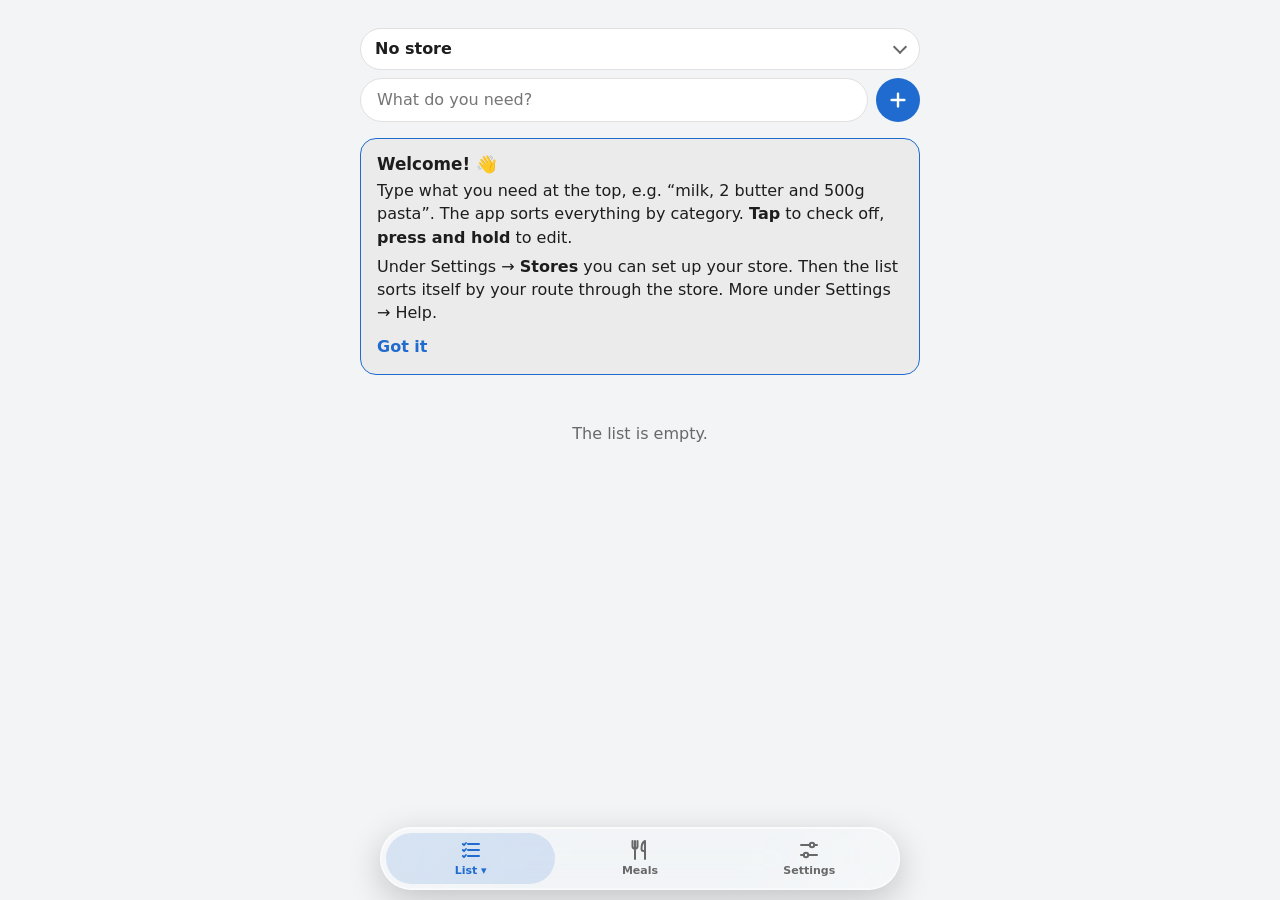
<file: index.html>
<!doctype html>
<html lang="de">
<head>
<meta charset="utf-8">
<meta name="viewport" content="width=device-width, initial-scale=1, viewport-fit=cover">
<title>Einkaufsroute</title>
<meta name="theme-color" content="#F2F4F6" media="(prefers-color-scheme: light)">
<meta name="theme-color" content="#0E1013" media="(prefers-color-scheme: dark)">
<meta name="apple-mobile-web-app-capable" content="yes">
<meta name="mobile-web-app-capable" content="yes">
<meta name="apple-mobile-web-app-title" content="Einkauf">
<meta name="apple-mobile-web-app-status-bar-style" content="default">
<link rel="manifest" href="manifest.webmanifest">
<link rel="apple-touch-icon" href="icon-180.png">
<link rel="icon" href="icon.svg" type="image/svg+xml">
<link rel="stylesheet" href="style.css">
<script>/* Darstellung (Hell/Dunkel) sofort setzen, damit nichts aufblitzt */ try { var t = localStorage.getItem("ek_theme"); if (t === "light" || t === "dark") document.documentElement.dataset.theme = t; var a = localStorage.getItem("ek_accent"), r = document.documentElement; if (a) r.dataset.accent = a; if (a === "custom") { var c = JSON.parse(localStorage.getItem("ek_accent_c")); r.style.setProperty("--cust-l", c.l); r.style.setProperty("--cust-d", c.d); r.style.setProperty("--cust-od", c.od); } } catch (e) {}</script>
</head>
<body>
<div id="topcover" aria-hidden="true"></div>
<div class="wrap"><main id="view"></main></div>
<div id="pages"></div>
<nav id="tabbar" aria-label="Bereiche"></nav>
<dialog id="dlg"></dialog>
<!-- Programm in mehreren Dateien. Reihenfolge ist wichtig: en.js und sprache.js (Sprache), dann grund.js, start.js als letzte App-Datei, danach config.js, sync.js, siri.js, teilen.js -->
<script src="js/en.js"></script>
<script src="js/sprache.js"></script>
<script src="js/grund.js"></script>
<script src="js/ansichten.js"></script>
<script src="js/oberflaeche.js"></script>
<script src="js/listen.js"></script>
<script src="js/kategorien.js"></script>
<script src="js/geschaefte.js"></script>
<script src="js/gesten.js"></script>
<script src="js/ereignisse.js"></script>
<script src="js/essen.js"></script>
<script src="js/bedienung.js"></script>
<script src="js/listentypen.js"></script>
<script src="js/gruppen.js"></script>
<script src="js/hilfe.js"></script>
<script src="js/spass.js"></script>
<script src="js/historie.js"></script>
<script src="js/start.js"></script>
<script src="config.js"></script>
<script src="sync.js"></script>
<script src="siri.js"></script>
<script src="teilen.js"></script>
</body>
</html>
</file>
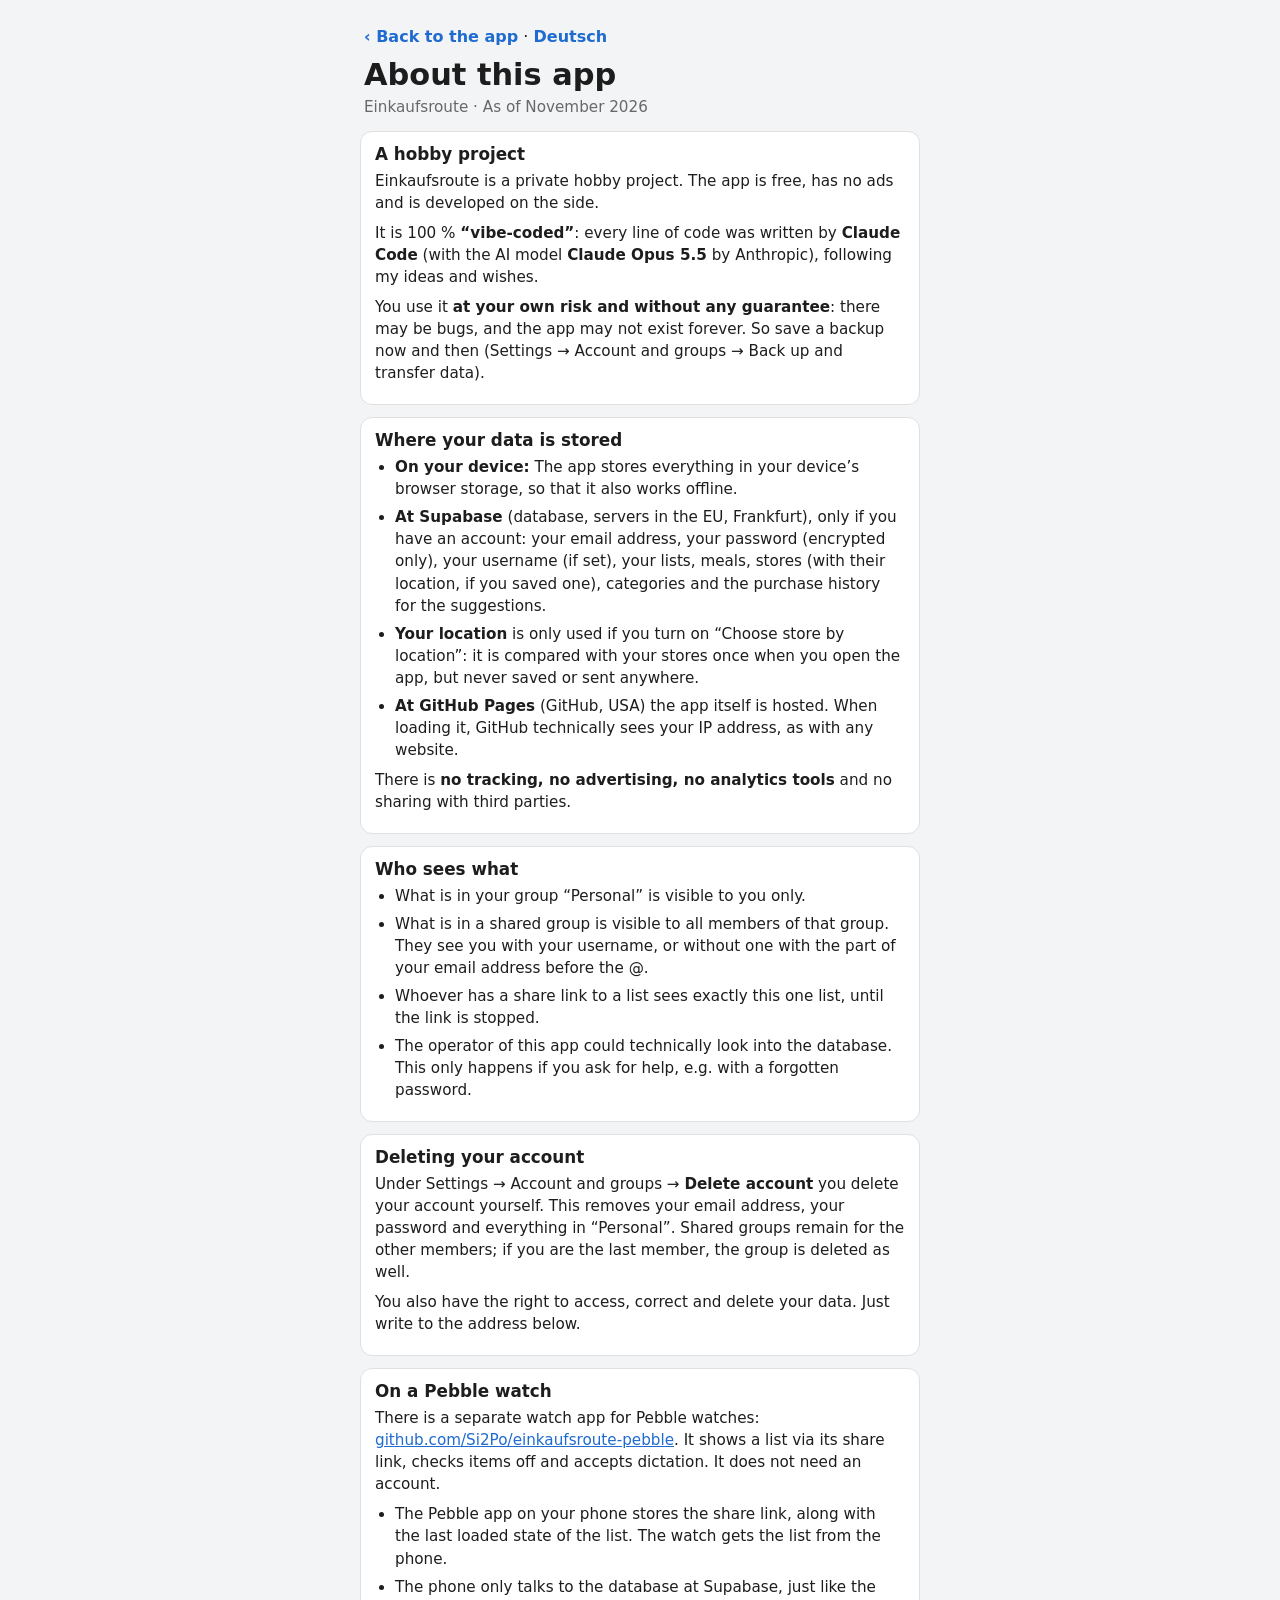
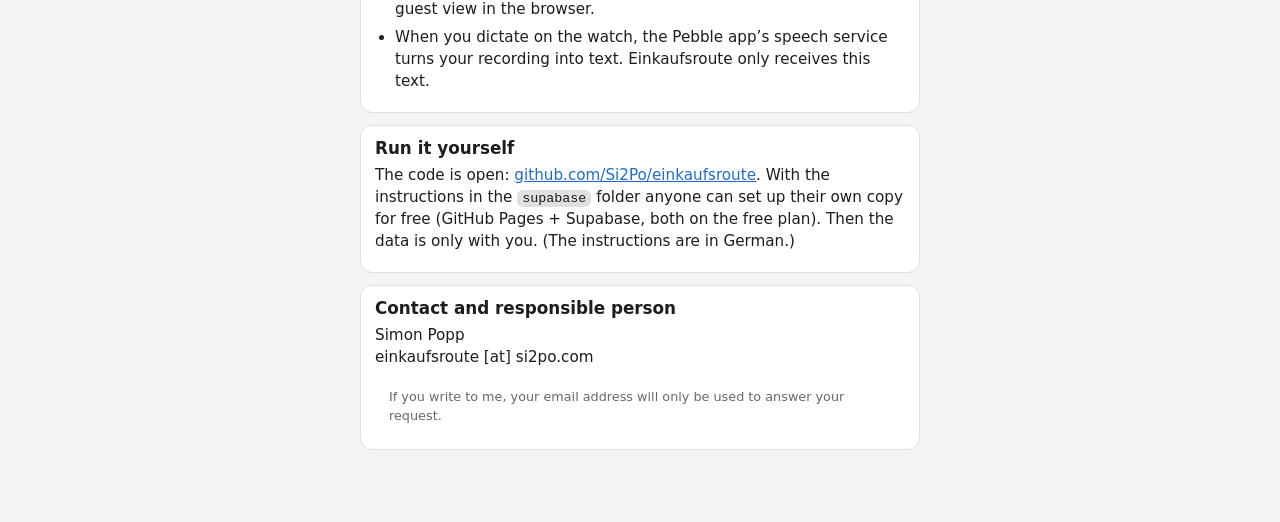
<file: about.html>
<!doctype html>
<html lang="en">
<head>
<meta charset="utf-8">
<meta name="viewport" content="width=device-width, initial-scale=1, viewport-fit=cover">
<title>About this app · Einkaufsroute</title>
<meta name="theme-color" content="#F2F4F6" media="(prefers-color-scheme: light)">
<meta name="theme-color" content="#0E1013" media="(prefers-color-scheme: dark)">
<link rel="icon" href="icon.svg" type="image/svg+xml">
<link rel="stylesheet" href="style.css">
<script>/* gleiche Darstellung (Hell/Dunkel, Farbe) wie in der App */ try { var t = localStorage.getItem("ek_theme"); if (t === "light" || t === "dark") document.documentElement.dataset.theme = t; var a = localStorage.getItem("ek_accent"); if (a && a !== "custom") document.documentElement.dataset.accent = a; } catch (e) {}</script>
</head>
<body class="guest about">
<!-- About this app: englische Fassung von ueber.html. Bei Änderungen an ueber.html hier nachziehen (die App zeigt die Abschnitte .abox). -->
<div class="wrap"><main>
  <p class="aback"><a href="./">‹ Back to the app</a> · <a href="ueber.html" lang="de">Deutsch</a></p>
  <div class="ghead"><h1>About this app</h1><p>Einkaufsroute · As of November 2026</p></div>

  <div class="helpbody group abox">
    <h2>A hobby project</h2>
    <p>Einkaufsroute is a private hobby project. The app is free, has no ads and is developed on the side.</p>
    <p>It is 100&nbsp;% <b>“vibe-coded”</b>: every line of code was written by <b>Claude Code</b> (with the AI model <b>Claude Opus 5.5</b> by Anthropic), following my ideas and wishes.</p>
    <p>You use it <b>at your own risk and without any guarantee</b>: there may be bugs, and the app may not exist forever.
      So save a backup now and then (Settings → Account and groups → Back up and transfer data).</p>
  </div>

  <div class="helpbody group abox">
    <h2>Where your data is stored</h2>
    <ul>
      <li><b>On your device:</b> The app stores everything in your device’s browser storage, so that it also works offline.</li>
      <li><b>At Supabase</b> (database, servers in the EU, Frankfurt), only if you have an account: your email address, your password (encrypted only), your username (if set),
        your lists, meals, stores (with their location, if you saved one), categories and the purchase history for the suggestions.</li>
      <li><b>Your location</b> is only used if you turn on “Choose store by location”: it is compared with your stores once when you open the app, but never saved or sent anywhere.</li>
      <li><b>At GitHub Pages</b> (GitHub, USA) the app itself is hosted. When loading it, GitHub technically sees your IP address, as with any website.</li>
    </ul>
    <p>There is <b>no tracking, no advertising, no analytics tools</b> and no sharing with third parties.</p>
  </div>

  <div class="helpbody group abox">
    <h2>Who sees what</h2>
    <ul>
      <li>What is in your group “Personal” is visible to you only.</li>
      <li>What is in a shared group is visible to all members of that group. They see you with your username, or without one with the part of your email address before the @.</li>
      <li>Whoever has a share link to a list sees exactly this one list, until the link is stopped.</li>
      <li>The operator of this app could technically look into the database. This only happens if you ask for help, e.g. with a forgotten password.</li>
    </ul>
  </div>

  <div class="helpbody group abox">
    <h2>Deleting your account</h2>
    <p>Under Settings → Account and groups → <b>Delete account</b> you delete your account yourself. This removes your email address, your password and everything in “Personal”.
      Shared groups remain for the other members; if you are the last member, the group is deleted as well.</p>
    <p>You also have the right to access, correct and delete your data. Just write to the address below.</p>
  </div>

  <div class="helpbody group abox">
    <h2>On a Pebble watch</h2>
    <p>There is a separate watch app for Pebble watches: <a href="https://github.com/Si2Po/einkaufsroute-pebble">github.com/Si2Po/einkaufsroute-pebble</a>.
      It shows a list via its share link, checks items off and accepts dictation. It does not need an account.</p>
    <ul>
      <li>The Pebble app on your phone stores the share link, along with the last loaded state of the list. The watch gets the list from the phone.</li>
      <li>The phone only talks to the database at Supabase, just like the guest view in the browser.</li>
      <li>When you dictate on the watch, the Pebble app’s speech service turns your recording into text. Einkaufsroute only receives this text.</li>
    </ul>
  </div>

  <div class="helpbody group abox">
    <h2>Run it yourself</h2>
    <p>The code is open: <a href="https://github.com/Si2Po/einkaufsroute">github.com/Si2Po/einkaufsroute</a>.
      With the instructions in the <code>supabase</code> folder anyone can set up their own copy for free (GitHub Pages + Supabase, both on the free plan).
      Then the data is only with you. (The instructions are in German.)</p>
  </div>

  <div class="helpbody group abox">
    <h2>Contact and responsible person</h2>
    <p>Simon Popp<br>einkaufsroute [at] si2po.com</p>
    <p class="sheetnote" style="margin:0">If you write to me, your email address will only be used to answer your request.</p>
  </div>
</main></div>
</body>
</html>
</file>
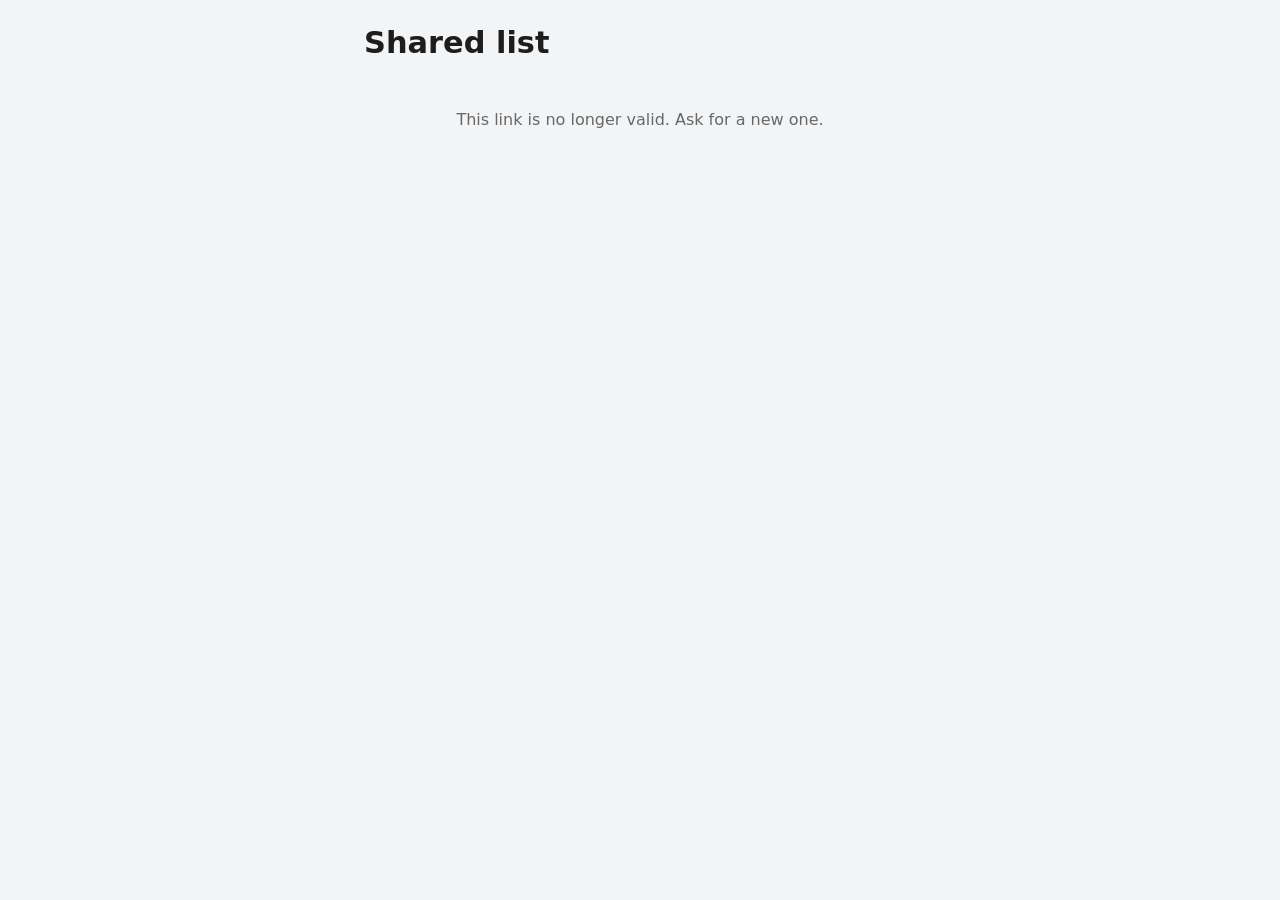
<file: gast.html>
<!doctype html>
<html lang="de">
<head>
<meta charset="utf-8">
<meta name="viewport" content="width=device-width, initial-scale=1, viewport-fit=cover">
<meta name="robots" content="noindex">
<meta name="referrer" content="no-referrer">
<title>Geteilte Liste</title>
<meta name="theme-color" content="#F2F4F6" media="(prefers-color-scheme: light)">
<meta name="theme-color" content="#0E1013" media="(prefers-color-scheme: dark)">
<link rel="icon" href="icon.svg" type="image/svg+xml">
<link rel="stylesheet" href="style.css">
</head>
<body class="guest">
<!-- Gast-Ansicht einer per Link geteilten Liste (ohne Konto). Der Schlüssel steht hinter dem # und wird nie an einen Webserver geschickt. -->
<div class="wrap"><main id="view"><p class="empty">Liste wird geladen …</p></main></div>
<script src="js/en.js"></script>
<script src="js/sprache.js"></script>
<script src="js/grund.js"></script>
<script src="config.js"></script>
<script src="gast.js"></script>
</body>
</html>
</file>
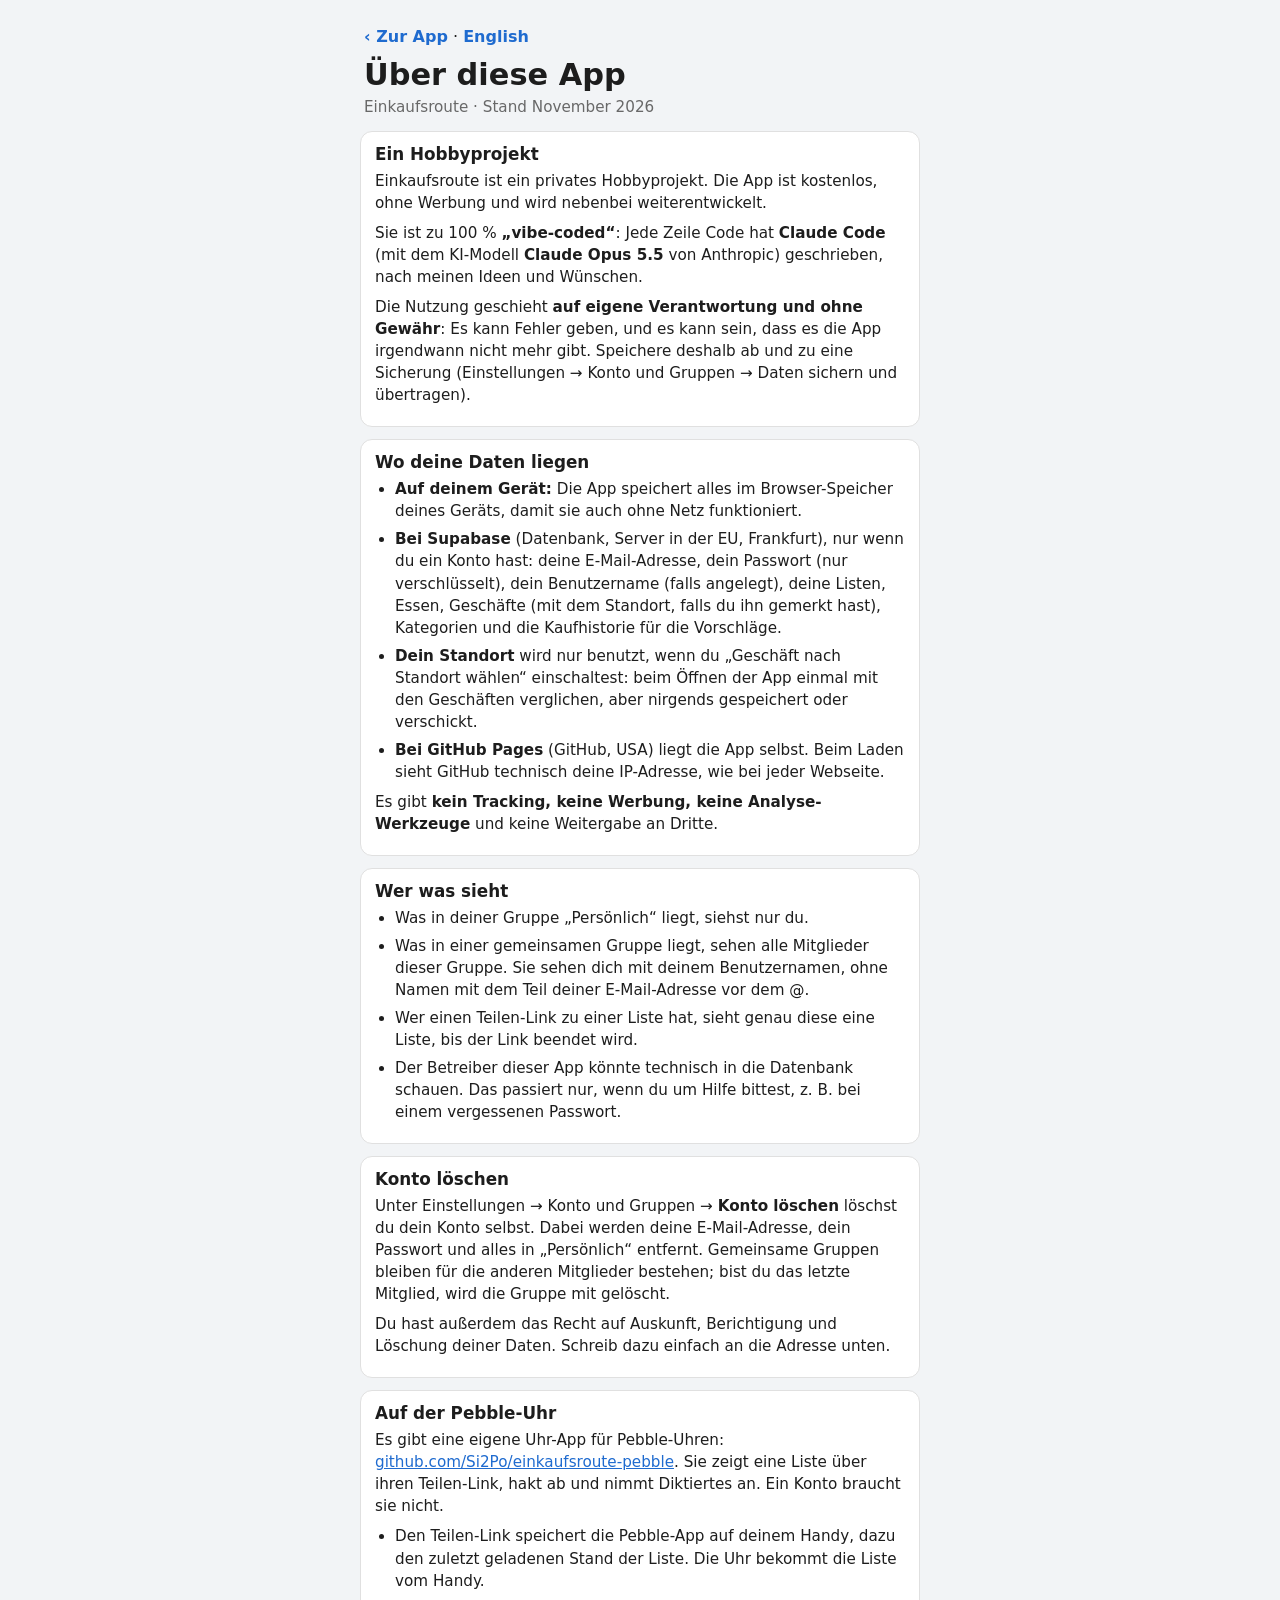
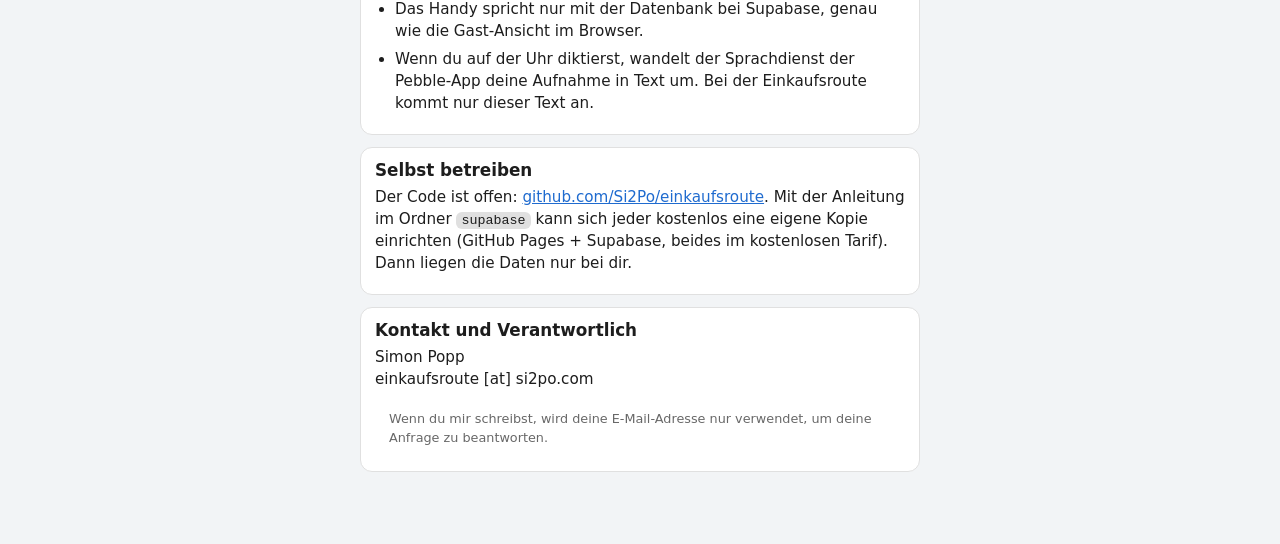
<file: ueber.html>
<!doctype html>
<html lang="de">
<head>
<meta charset="utf-8">
<meta name="viewport" content="width=device-width, initial-scale=1, viewport-fit=cover">
<title>Über diese App · Einkaufsroute</title>
<meta name="theme-color" content="#F2F4F6" media="(prefers-color-scheme: light)">
<meta name="theme-color" content="#0E1013" media="(prefers-color-scheme: dark)">
<link rel="icon" href="icon.svg" type="image/svg+xml">
<link rel="stylesheet" href="style.css">
<script>/* gleiche Darstellung (Hell/Dunkel, Farbe) wie in der App */ try { var t = localStorage.getItem("ek_theme"); if (t === "light" || t === "dark") document.documentElement.dataset.theme = t; var a = localStorage.getItem("ek_accent"); if (a && a !== "custom") document.documentElement.dataset.accent = a; } catch (e) {}</script>
</head>
<body class="guest about">
<!-- Über diese App: Hobbyprojekt, Daten, Datenschutz, Kontakt. Feste Seite ohne App-Code, von App, Anmeldung und Gast-Ansicht verlinkt. -->
<div class="wrap"><main>
  <p class="aback"><a href="./">‹ Zur App</a> · <a href="about.html" lang="en">English</a></p>
  <div class="ghead"><h1>Über diese App</h1><p>Einkaufsroute · Stand November 2026</p></div>

  <div class="helpbody group abox">
    <h2>Ein Hobbyprojekt</h2>
    <p>Einkaufsroute ist ein privates Hobbyprojekt. Die App ist kostenlos, ohne Werbung und wird nebenbei weiterentwickelt.</p>
    <p>Sie ist zu 100 % <b>„vibe-coded“</b>: Jede Zeile Code hat <b>Claude Code</b> (mit dem KI-Modell <b>Claude Opus 5.5</b> von Anthropic) geschrieben, nach meinen Ideen und Wünschen.</p>
    <p>Die Nutzung geschieht <b>auf eigene Verantwortung und ohne Gewähr</b>: Es kann Fehler geben, und es kann sein, dass es die App irgendwann nicht mehr gibt.
      Speichere deshalb ab und zu eine Sicherung (Einstellungen → Konto und Gruppen → Daten sichern und übertragen).</p>
  </div>

  <div class="helpbody group abox">
    <h2>Wo deine Daten liegen</h2>
    <ul>
      <li><b>Auf deinem Gerät:</b> Die App speichert alles im Browser-Speicher deines Geräts, damit sie auch ohne Netz funktioniert.</li>
      <li><b>Bei Supabase</b> (Datenbank, Server in der EU, Frankfurt), nur wenn du ein Konto hast: deine E-Mail-Adresse, dein Passwort (nur verschlüsselt), dein Benutzername (falls angelegt),
        deine Listen, Essen, Geschäfte (mit dem Standort, falls du ihn gemerkt hast), Kategorien und die Kaufhistorie für die Vorschläge.</li>
      <li><b>Dein Standort</b> wird nur benutzt, wenn du „Geschäft nach Standort wählen“ einschaltest: beim Öffnen der App einmal mit den Geschäften verglichen, aber nirgends gespeichert oder verschickt.</li>
      <li><b>Bei GitHub Pages</b> (GitHub, USA) liegt die App selbst. Beim Laden sieht GitHub technisch deine IP-Adresse, wie bei jeder Webseite.</li>
    </ul>
    <p>Es gibt <b>kein Tracking, keine Werbung, keine Analyse-Werkzeuge</b> und keine Weitergabe an Dritte.</p>
  </div>

  <div class="helpbody group abox">
    <h2>Wer was sieht</h2>
    <ul>
      <li>Was in deiner Gruppe „Persönlich“ liegt, siehst nur du.</li>
      <li>Was in einer gemeinsamen Gruppe liegt, sehen alle Mitglieder dieser Gruppe. Sie sehen dich mit deinem Benutzernamen, ohne Namen mit dem Teil deiner E-Mail-Adresse vor dem @.</li>
      <li>Wer einen Teilen-Link zu einer Liste hat, sieht genau diese eine Liste, bis der Link beendet wird.</li>
      <li>Der Betreiber dieser App könnte technisch in die Datenbank schauen. Das passiert nur, wenn du um Hilfe bittest, z. B. bei einem vergessenen Passwort.</li>
    </ul>
  </div>

  <div class="helpbody group abox">
    <h2>Konto löschen</h2>
    <p>Unter Einstellungen → Konto und Gruppen → <b>Konto löschen</b> löschst du dein Konto selbst. Dabei werden deine E-Mail-Adresse, dein Passwort und alles in „Persönlich“ entfernt.
      Gemeinsame Gruppen bleiben für die anderen Mitglieder bestehen; bist du das letzte Mitglied, wird die Gruppe mit gelöscht.</p>
    <p>Du hast außerdem das Recht auf Auskunft, Berichtigung und Löschung deiner Daten. Schreib dazu einfach an die Adresse unten.</p>
  </div>

  <div class="helpbody group abox">
    <h2>Auf der Pebble-Uhr</h2>
    <p>Es gibt eine eigene Uhr-App für Pebble-Uhren: <a href="https://github.com/Si2Po/einkaufsroute-pebble">github.com/Si2Po/einkaufsroute-pebble</a>.
      Sie zeigt eine Liste über ihren Teilen-Link, hakt ab und nimmt Diktiertes an. Ein Konto braucht sie nicht.</p>
    <ul>
      <li>Den Teilen-Link speichert die Pebble-App auf deinem Handy, dazu den zuletzt geladenen Stand der Liste. Die Uhr bekommt die Liste vom Handy.</li>
      <li>Das Handy spricht nur mit der Datenbank bei Supabase, genau wie die Gast-Ansicht im Browser.</li>
      <li>Wenn du auf der Uhr diktierst, wandelt der Sprachdienst der Pebble-App deine Aufnahme in Text um. Bei der Einkaufsroute kommt nur dieser Text an.</li>
    </ul>
  </div>

  <div class="helpbody group abox">
    <h2>Selbst betreiben</h2>
    <p>Der Code ist offen: <a href="https://github.com/Si2Po/einkaufsroute">github.com/Si2Po/einkaufsroute</a>.
      Mit der Anleitung im Ordner <code>supabase</code> kann sich jeder kostenlos eine eigene Kopie einrichten (GitHub Pages + Supabase, beides im kostenlosen Tarif).
      Dann liegen die Daten nur bei dir.</p>
  </div>

  <div class="helpbody group abox">
    <h2>Kontakt und Verantwortlich</h2>
    <p>Simon Popp<br>einkaufsroute [at] si2po.com</p>
    <p class="sheetnote" style="margin:0">Wenn du mir schreibst, wird deine E-Mail-Adresse nur verwendet, um deine Anfrage zu beantworten.</p>
  </div>
</main></div>
</body>
</html>
</file>
<file: style.css>
/* Layout: eine schmale Spalte für das iPhone (375 pt breit). Unten die schwebende Leiste (Liste | Essen | Einstellungen).
   Farben: graue Flächen, der Hintergrund mit einem Hauch der Akzentfarbe (Standard Blau, siehe unten „Akzentfarbe“). Hell/Dunkel folgt dem iPhone oder dem Schalter in Einstellungen → Darstellung
   (setzt data-theme="light"/"dark" auf <html>). Bei Farbänderungen auch themeBg() in bedienung.js und theme-color in index.html, ueber.html, about.html, gast.html anpassen. */
:root {
  --bg: #F2F4F6;
  --surface: #FFFFFF;
  --ink: #1D1D1D;
  --muted: #686868;
  --line: #E0E0E0;
  --soft: #EBEBEB;
  --accent: #1F6BCF;
  --on-accent: #FFFFFF;
  --warn: #B3361E;
  --glass: rgba(255, 255, 255, .72);
  --glass-line: rgba(255, 255, 255, .6);
  --font-ui: system-ui, -apple-system, "Segoe UI", Roboto, sans-serif;
  --font-display: ui-rounded, "SF Pro Rounded", system-ui, -apple-system, "Segoe UI", sans-serif;
  --r: 14px;
  color-scheme: light; /* auch bei dunklem System: Auswahllisten, Scrollbalken usw. passend zur gewählten Darstellung */
}
@media (prefers-color-scheme: dark) {
  :root:not([data-theme="light"]) {
    --bg: #0E1013; --surface: #1B1B1B; --ink: #EDEDED; --muted: #9E9E9E;
    --line: #2F2F2F; --soft: #242424; --accent: #6AA8FF; --on-accent: #04172E; --warn: #FF8A72;
    --glass: rgba(34, 34, 34, .66); --glass-line: rgba(255, 255, 255, .08);
    color-scheme: dark;
  }
}
:root[data-theme="dark"] {
  --bg: #0E1013; --surface: #1B1B1B; --ink: #EDEDED; --muted: #9E9E9E;
  --line: #2F2F2F; --soft: #242424; --accent: #6AA8FF; --on-accent: #04172E; --warn: #FF8A72;
  --glass: rgba(34, 34, 34, .66); --glass-line: rgba(255, 255, 255, .08);
  color-scheme: dark;
}

* { box-sizing: border-box; }
body {
  margin: 0;
  background: var(--bg);
  color: var(--ink);
  font: 16px/1.35 var(--font-ui);
  padding-inline: max(16px, env(safe-area-inset-left, 0px)) max(16px, env(safe-area-inset-right, 0px));
  padding-block: calc(env(safe-area-inset-top, 0px) + 26px) calc(28px + env(safe-area-inset-bottom, 0px));
  -webkit-tap-highlight-color: transparent;
}
/* Oberer Rand (Uhrzeit, Akku): früher eine Fläche in Hintergrundfarbe gegen das Durchscheinen beim Scrollen.
   Heute unsichtbar, weil iOS 26 dort selbst einen weichen Glas-Effekt zeichnet (die Fläche wirkte wie ein Balken).
   Der Inhalt beginnt beim Start 26px unter der Statusleiste: iOS färbt die Statusleiste nach dem, was direkt
   darunter liegt (das blaue + schimmerte sonst oben rechts durch). */
#topcover {
  position: fixed; top: 0; left: 0; right: 0; z-index: 30; pointer-events: none;
  height: calc(env(safe-area-inset-top, 0px) + 14px); /* 14px: siehe gesten.js (Höhe der Statusleiste) */
  background: none; /* unsichtbar: iOS 26 zeichnet unter der Statusleiste selbst einen weichen Glas-Effekt. Das Element bleibt, weil gesten.js daraus die Höhe der Statusleiste abliest. */
}
.wrap { max-width: 560px; margin: 0 auto; }
h2 { font: 700 1.25rem var(--font-display); margin: 0; }
button, input, select { font: inherit; color: inherit; }
/* Aufgeklappte Auswahlliste am PC: Die Felder haben oft einen durchsichtigen Hintergrund, den die Liste übernimmt.
   Feste Farben, sonst steht im Dunkelmodus helle Schrift auf weißem Grund. (Das iPhone zeigt ein eigenes Auswahlrad.) */
select option, select optgroup { background-color: var(--surface); color: var(--ink); }
button { cursor: pointer; }
:focus-visible { outline: 3px solid var(--accent); outline-offset: 2px; }

/* Kopfzeile der Liste */
.bar { display: flex; align-items: center; gap: 8px; padding: 2px 0 8px; }
.pill {
  flex: 1; min-width: 0; display: flex; align-items: center; gap: 8px; text-align: left;
  background: var(--surface); border: 1px solid var(--line); border-radius: 999px; padding: 9px 14px; font-weight: 600;
}
.pill span { flex: 1; min-width: 0; overflow: hidden; text-overflow: ellipsis; white-space: nowrap; }
.pill::after { content: ""; width: 8px; height: 8px; border-right: 2px solid var(--muted); border-bottom: 2px solid var(--muted); transform: translateY(-2px) rotate(45deg); flex: none; }
.iconbtn {
  width: 42px; height: 42px; flex: none; display: grid; place-items: center; border-radius: 999px;
  background: var(--surface); border: 1px solid var(--line); color: var(--ink);
}
.iconbtn svg, .plus svg { display: block; }

/* Eingabe */
.add { display: flex; gap: 8px; margin: 0 0 4px; }
.add input {
  flex: 1; min-width: 0; font-size: 16px; background: var(--surface); border: 1.5px solid var(--line);
  border-radius: 999px; padding: 10px 16px;
}
.plus { width: 44px; height: 44px; flex: none; border: 0; border-radius: 999px; background: var(--accent); color: var(--on-accent); display: grid; place-items: center; }

/* Liste: Gruppenkopf als dünne Zeile, Zeilen ohne eigene Karten */
.grp { display: flex; align-items: center; gap: 8px; margin: 12px 2px 4px; font-size: .75rem; text-transform: uppercase; letter-spacing: .07em; color: var(--muted); font-weight: 700; }
.grp .gname { flex: 1; min-width: 0; overflow: hidden; text-overflow: ellipsis; white-space: nowrap; }
.grpbtn { width: 100%; background: none; border: 0; padding: 0; text-align: left; font-family: inherit; }
.grpbtn .nozone { color: var(--accent); text-transform: none; letter-spacing: 0; font-size: .8rem; font-weight: 600; }
.grp .cnt { font-variant-numeric: tabular-nums; font-weight: 600; }
.badge {
  display: inline-grid; place-items: center; min-width: 20px; height: 20px; padding: 0 5px; border-radius: 10px;
  background: var(--accent); color: var(--on-accent); font-size: .72rem; font-weight: 700; letter-spacing: 0; font-variant-numeric: tabular-nums;
}
.badge.none { background: var(--line); color: var(--muted); }
.rows { list-style: none; margin: 0; padding: 0; background: var(--surface); border-radius: 12px; border: 1px solid var(--line); overflow: hidden; }
.row {
  display: flex; align-items: center; min-height: 46px; padding-right: 12px; border-top: 1px solid var(--line);
  -webkit-touch-callout: none; -webkit-user-select: none; user-select: none; cursor: pointer;
}
.row:first-child { border-top: 0; }
.row:active { background: var(--soft); }
.chk { width: 44px; height: 44px; flex: none; display: grid; place-items: center; }
.chk::before { content: ""; width: 22px; height: 22px; border-radius: 7px; border: 2px solid var(--muted); display: block; }
.done .chk::before {
  background: var(--accent) url("data:image/svg+xml,%3Csvg xmlns='http://www.w3.org/2000/svg' viewBox='0 0 24 24'%3E%3Cpath d='M6 12.5l4 4 8-9' fill='none' stroke='%23fff' stroke-width='3' stroke-linecap='round' stroke-linejoin='round'/%3E%3C/svg%3E") center/16px no-repeat;
  border-color: var(--accent);
}
.txt { flex: 1; min-width: 0; padding: 6px 0; display: grid; gap: 0; }
.nm { overflow-wrap: anywhere; }
.nt { font-size: .82rem; color: var(--muted); overflow-wrap: anywhere; line-height: 1.25; }
.qty { font-size: .82rem; background: var(--soft); border-radius: 999px; padding: 1px 9px; font-weight: 600; font-variant-numeric: tabular-nums; white-space: nowrap; margin-left: 8px; }
.done .nm { text-decoration: line-through; color: var(--muted); }
.empty { text-align: center; color: var(--muted); padding: 32px 12px; }
.donetoggle { margin-top: 12px; }
.tip { text-align: center; color: var(--muted); font-size: .8rem; margin: 14px 0 0; }

.btn { background: var(--accent); color: var(--on-accent); border: 0; border-radius: 12px; padding: 11px 16px; font-weight: 600; white-space: nowrap; }
.btn.ghost { background: transparent; color: var(--accent); border: 1.5px solid var(--line); }
.btn.danger { background: transparent; color: var(--warn); border: 1.5px solid var(--line); }
.btn.small { padding: 7px 12px; font-size: .88rem; }
.btn[disabled] { opacity: .4; }
.link { background: none; border: 0; color: var(--accent); padding: 8px 0; font-weight: 600; }

/* Läden */
.edhead { display: flex; align-items: center; gap: 8px; padding: 2px 0 8px; }
.edhead input { flex: 1; min-width: 0; font-size: 16px; font-weight: 600; background: var(--surface); border: 1.5px solid var(--line); border-radius: 12px; padding: 8px 12px; }
.edhead h2 { flex: 1; }
.cards { list-style: none; margin: 10px 0; padding: 0; display: grid; gap: 6px; }
.card { width: 100%; text-align: left; display: flex; justify-content: space-between; align-items: center; gap: 12px; background: var(--surface); border: 1px solid var(--line); border-radius: 12px; padding: 12px 14px; }
.card small { color: var(--muted); display: block; }
.card .go { color: var(--accent); font-weight: 700; }
.hint { color: var(--muted); font-size: .85rem; margin: 0; flex: 1; min-width: 0; }
.hint.live { color: var(--accent); font-weight: 600; }
.plan { position: relative; border: 1px solid var(--line); border-radius: 12px; overflow: hidden; background: var(--surface); touch-action: none; }
.plan svg { display: block; width: 100%; height: auto; aspect-ratio: 5 / 4; touch-action: none; -webkit-user-select: none; user-select: none; }
.plan svg.drawing { cursor: crosshair; }
.plan .floor { fill: var(--surface); }
.plan .gridline { stroke: var(--line); fill: none; }
.plan .zl { font-weight: 600; font-family: var(--font-ui); fill: var(--ink); paint-order: stroke; stroke: var(--surface); stroke-linejoin: round; }
.plan .num { font-weight: 700; font-family: var(--font-ui); fill: #fff; text-anchor: middle; dominant-baseline: central; }
.plan .zone { cursor: pointer; -webkit-touch-callout: none; -webkit-user-select: none; user-select: none; }
.plan .handle { fill: var(--surface); stroke: var(--accent); pointer-events: none; }
.zoombar { position: absolute; top: 6px; right: 6px; display: grid; gap: 4px; }
.zoombar button { width: 32px; height: 32px; display: grid; place-items: center; border-radius: 10px; border: 1px solid var(--line); background: var(--surface); color: var(--ink); font-size: 1.15rem; line-height: 1; opacity: .88; }
.planbar { display: flex; align-items: center; gap: 10px; margin: 8px 0; }
.zpanel { background: var(--surface); border: 1px solid var(--line); border-radius: 12px; padding: 10px; margin: 0 0 8px; display: grid; grid-template-columns: minmax(0, 1fr); gap: 8px; }
.zpanel input { width: 100%; min-width: 0; font-size: 16px; font-weight: 600; background: var(--bg); border: 1.5px solid var(--line); border-radius: 10px; padding: 8px 12px; }
.chips { display: flex; flex-wrap: wrap; gap: 6px; }
.chip { background: transparent; border: 1.5px solid var(--line); border-radius: 999px; padding: 4px 10px; font-size: .85rem; }
.chip[aria-pressed="true"] { background: var(--accent); border-color: var(--accent); color: var(--on-accent); font-weight: 600; }
.chip.taken { color: var(--muted); }
.chip small { margin-left: 3px; opacity: .8; }
.actions { display: flex; flex-wrap: wrap; gap: 6px; }
.zlist { list-style: none; margin: 0; padding: 0; display: grid; gap: 4px; }
.zitem { width: 100%; display: flex; align-items: center; gap: 10px; text-align: left; background: var(--surface); border: 1.5px solid var(--line); border-radius: 10px; padding: 7px 10px; }
.zitem[aria-pressed="true"] { border-color: var(--accent); box-shadow: 0 0 0 1px var(--accent); }
.zitem .zn { flex: 1; min-width: 0; display: grid; }
.zitem small { color: var(--muted); overflow: hidden; text-overflow: ellipsis; white-space: nowrap; }

/* Sheets (Dialog am unteren Rand) */
dialog {
  width: min(560px, 100%); max-width: 100%; margin: auto auto 0; border: 0; border-radius: 20px 20px 0 0;
  padding: 10px 16px calc(14px + env(safe-area-inset-bottom, 0px)); background: var(--surface); color: var(--ink);
  box-shadow: 0 -10px 40px rgba(0, 0, 0, .3);
}
dialog::backdrop { background: rgba(8, 20, 14, .45); }
dialog::before { content: ""; display: block; width: 36px; height: 4px; border-radius: 2px; background: var(--line); margin: 0 auto 10px; }
.sheettitle { font-size: .75rem; text-transform: uppercase; letter-spacing: .08em; color: var(--muted); font-weight: 700; padding: 2px 4px 6px; }
.sheetbtn {
  display: flex; justify-content: space-between; align-items: center; width: 100%; padding: 14px 4px; background: none; border: 0;
  border-top: 1px solid var(--line); text-align: left; font-size: 1rem; color: var(--ink);
}
.sheetbtn.on::after { content: "✓"; color: var(--accent); font-weight: 700; }
.sheetbtn.on > small { margin: 0 10px 0 auto; } /* mit Häkchen: Hinweis trotzdem rechts, nicht in der Mitte */
.sheetbtn.accent { color: var(--accent); font-weight: 600; }
.sheetbtn.danger { color: var(--warn); }
.sheetbtn small { color: var(--muted); }
dialog form { display: grid; gap: 8px; }
.field { display: grid; gap: 3px; }
.field > span { font-size: .72rem; text-transform: uppercase; letter-spacing: .08em; color: var(--muted); font-weight: 700; }
.field input, .field select { width: 100%; min-width: 0; font-size: 16px; background: var(--bg); border: 1.5px solid var(--line); border-radius: 10px; padding: 10px 12px; }
.two { display: grid; grid-template-columns: 1fr 2fr; gap: 8px; }
.sheetnote { color: var(--muted); font-size: .8rem; margin: 0; }
dialog .actions { justify-content: space-between; margin-top: 4px; flex-wrap: nowrap; }
dialog .actions .grp2 { display: flex; gap: 8px; }

@media (prefers-reduced-motion: no-preference) {
  .btn, .chip, .zitem, .card, .row { transition: background-color .12s, border-color .12s; }
}
.label { font-size: .72rem; text-transform: uppercase; letter-spacing: .08em; color: var(--muted); font-weight: 700; }

.row.pending { opacity: .6; }
.prow { display: flex; align-items: center; gap: 10px; width: 100%; background: var(--bg); border: 1px solid var(--line); border-radius: 10px; padding: 9px 12px; text-align: left; }
.prow .pl { flex: none; width: 84px; font-size: .72rem; text-transform: uppercase; letter-spacing: .08em; color: var(--muted); font-weight: 700; }
.prow .pv { flex: 1; min-width: 0; overflow: hidden; text-overflow: ellipsis; white-space: nowrap; }
.prow::after { content: "›"; color: var(--muted); font-size: 1.3rem; line-height: 1; }
.prodrow { display: flex; justify-content: space-between; align-items: center; border-top: 1px solid var(--line); padding: 2px 4px; }
.chips.big { gap: 6px; }
.chips.big .chip { padding: 7px 12px; font-size: .9rem; }
.zpanel .actions { flex-wrap: nowrap; }

/* Eintrag bearbeiten: kompakt */
.namerow { display: grid; grid-template-columns: 1fr 96px; gap: 8px; }
.namerow input, .notein { width: 100%; min-width: 0; font-size: 16px; background: var(--bg); border: 1.5px solid var(--line); border-radius: 10px; padding: 10px 12px; }
.namerow .nameinput { font-weight: 600; }
.srow { display: flex; align-items: center; gap: 10px; background: var(--bg); border: 1px solid var(--line); border-radius: 10px; padding: 0 8px 0 12px; }
.srow .pl { flex: none; width: 76px; font-size: .72rem; text-transform: uppercase; letter-spacing: .08em; color: var(--muted); font-weight: 700; }
.srow select { flex: 1; min-width: 0; border: 0; background: transparent; font-size: 16px; padding: 12px 0; color: var(--ink); }
dialog .actions { gap: 8px; }

/* Bereiche sortieren */
.zli { display: flex; align-items: stretch; gap: 6px; }
.zli .zitem { flex: 1; min-width: 0; }
.grab { flex: none; width: 44px; display: grid; place-items: center; color: var(--muted); border-radius: 10px; touch-action: none; cursor: grab; -webkit-user-select: none; user-select: none; }
.zli.dragging { position: relative; z-index: 5; filter: drop-shadow(0 6px 14px rgba(0, 0, 0, .25)); }
.zli.dragging .zitem { border-color: var(--accent); }
dialog form { grid-template-columns: minmax(0, 1fr); }
.srow { min-width: 0; }
.srow select { text-overflow: ellipsis; }
/* Fokus in einer Zeile mit Beschriftung (Kategorie, Bereich, Art …): Rahmen um die ganze Zeile statt nur um das Feld darin.
   Am PC bekommt eine Auswahl den Fokus-Rahmen auch beim Anklicken, er stand dann wie zwei Striche mitten in der Zeile. */
.srow select:focus-visible, .srow input:focus-visible, .gline select:focus-visible { outline: none; }
.srow:has(:focus-visible) { border-color: var(--accent); box-shadow: 0 0 0 1px var(--accent); }
.gline select:focus-visible { color: var(--accent); }

/* Details: Foto, aufklappbarer Bereich, Gesten */
dialog { touch-action: none; max-height: calc(100% - 24px); overflow: auto; overscroll-behavior: contain; }
/* Sheets nie unter die Statusleiste. Ist die Tastatur offen, setzt app.js --kb (Höhe der Tastatur)
   und --vvh (sichtbare Höhe): das Sheet sitzt dann direkt über der Tastatur. */
dialog:not(.viewer) {
  margin-bottom: var(--kb, 0px);
  max-height: calc(var(--vvh, 100dvh) - env(safe-area-inset-top, 0px) - 12px);
  transition: margin-bottom .25s ease;
}
html.kb dialog:not(.viewer) { padding-bottom: 12px; }
html.kb #tabbar { visibility: hidden; }
@media (prefers-reduced-motion: reduce) { dialog:not(.viewer) { transition: none; } }
.thumb { width: 34px; height: 34px; flex: none; border-radius: 8px; object-fit: cover; margin-left: 8px; }
.photo { display: grid; gap: 4px; justify-items: start; }
.photo img { width: 100%; max-height: 150px; object-fit: cover; border-radius: 10px; display: block; }
.expanded .photo img { max-height: var(--phfull, 40vh); }
.photoact { display: flex; gap: 16px; }
.photobtn { cursor: pointer; color: var(--ink); padding-block: 11px; }
.photobtn .pv { flex: 1; min-width: 0; color: var(--muted); }
.more { overflow: hidden; height: 0; margin-top: -8px; }
.expanded .more { height: auto; margin-top: 0; }
.moreinner { display: grid; gap: 8px; grid-template-columns: minmax(0, 1fr); }
.more[inert] .moreinner { opacity: 0; }
.expanded .more .moreinner { opacity: 1; }

.noterow { display: grid; grid-template-columns: minmax(0, 1fr) 46px; gap: 8px; }
.noterow:has(#camBtn[hidden]) { grid-template-columns: minmax(0, 1fr); }
.camlabel { display: grid; place-items: center; border: 1.5px solid var(--line); border-radius: 10px; background: var(--bg); color: var(--accent); cursor: pointer; }

/* Listen in Sheets */
.scrollbox { max-height: 46vh; overflow-y: auto; touch-action: pan-y; overscroll-behavior: contain; border-top: 1px solid var(--line); }
.kwbox { max-height: 28vh; padding: 8px 0; }

/* Autovervollständigung unter dem Eingabefeld: liegt über der Liste, nimmt keinen Platz weg */
.addwrap { position: relative; }
.sugg {
  position: absolute; left: 0; right: 52px; top: 100%; z-index: 20; margin-top: 2px;
  background: var(--surface); border: 1px solid var(--line); border-radius: 14px; overflow: hidden;
  box-shadow: 0 8px 24px rgba(0, 0, 0, .14);
}
.sugg[hidden] { display: none; }
.sg {
  display: flex; align-items: center; gap: 10px; width: 100%; min-height: 44px; padding: 0 14px; text-align: left;
  background: none; border: 0; border-top: 1px solid var(--line);
}
.sg:first-child { border-top: 0; }
.sg:active { background: var(--soft); }
.sgn { flex: 1; min-width: 0; overflow: hidden; text-overflow: ellipsis; white-space: nowrap; }
.sgn b { font-weight: 700; }
.sgtag { flex: none; max-width: 48%; overflow: hidden; text-overflow: ellipsis; white-space: nowrap; font-size: .75rem; color: var(--muted); }
.sgtag.on { color: var(--accent); font-weight: 600; }
.sg.dupnote { padding: 10px 14px; color: var(--accent); font-weight: 600; font-size: .9rem; line-height: 1.3; }
.sg.dupnote .sgn { white-space: normal; }
.row.flash { animation: rowflash 1.1s ease-out; }
@keyframes rowflash { 0%, 55% { background: var(--soft); } 100% { background: transparent; } }

.srowgo { flex: none; width: 40px; height: 40px; border: 0; background: none; color: var(--accent); font-size: 1.7rem; line-height: 1; border-radius: 10px; }

/* Foto im Vollbild */
.photo img { cursor: zoom-in; }
dialog.viewer { position: fixed; inset: 0; width: 100%; height: 100%; max-width: none; max-height: none; margin: 0; padding: 0; border-radius: 0; background: #000; box-shadow: none; touch-action: none; overflow: hidden; }
dialog.viewer::before { display: none; }
dialog.viewer::backdrop { background: #000; }
.viewer img { width: 100%; height: 100%; object-fit: contain; display: block; }
.vx { position: absolute; top: calc(10px + env(safe-area-inset-top, 0px)); right: 12px; width: 40px; height: 40px; border-radius: 50%; border: 0; background: rgba(255, 255, 255, .18); color: #fff; font-size: 1.6rem; line-height: 1; }

.plantoggle { margin-bottom: 8px; }
.plantoggle.open::after { transform: rotate(90deg); }
.plantoggle .pv { color: var(--muted); }

.bgrow { display: flex; gap: 8px; margin: 6px 0 0; }
.chipbtn { display: grid; place-items: center; width: 36px; height: 36px; border: 1.5px solid var(--line); border-radius: 10px; background: var(--bg); color: var(--accent); font-size: 1.05rem; font-weight: 700; font-style: italic; font-family: Georgia, serif; cursor: pointer; padding: 0; }
.chipbtn svg { font-style: normal; }
.bgrow + .sheetnote { margin: 6px 2px 0; }

.bgadd { display: inline-flex; align-items: center; gap: 8px; height: 36px; padding: 0 12px; border: 1.5px solid var(--line); border-radius: 10px; background: var(--bg); color: var(--accent); font-weight: 600; font-size: .9rem; cursor: pointer; }

.sugg.inl { position: static; margin: -2px 0 10px; box-shadow: none; }

.prowwrap { display: flex; gap: 8px; align-items: stretch; }
.prowwrap .prow { flex: 1; min-width: 0; width: auto; }
.star { flex: none; width: 46px; display: grid; place-items: center; background: var(--bg); border: 1px solid var(--line); border-radius: 10px; font-size: 1.3rem; line-height: 1; color: var(--muted); cursor: pointer; padding: 0; }
.star.on { color: var(--accent); border-color: var(--accent); }
.prowwrap { min-width: 0; }

#toast{position:fixed;inset:auto;left:50%;bottom:calc(var(--kb, 0px) + env(safe-area-inset-bottom) + 18px);transform:translateX(-50%);margin:0;border:0;padding:10px 16px;border-radius:14px;background:#26262b;color:#fff;font-size:14px;line-height:1.3;text-align:center;max-width:calc(100vw - 32px);box-shadow:0 6px 20px rgba(0,0,0,.3)}
#toast:not(:popover-open):not(.fallback){display:none}

.catsearch{margin:0 0 8px}
#catRes .sheetbtn small.on{color:var(--accent);font-weight:600}
#catRes .sheetbtn small.muted{color:#8a8a90;font-weight:400}
#catRes .sheetbtn i{font-style:normal;font-weight:600}

.zpanelli{margin:2px 0 6px}
.zpanelli .zpanel{margin:0}
.zlist:has(.dragging) .zpanelli{display:none}

.listpill{flex:0 1 42%}

/* Essen */
.mact{margin:8px 0 10px}
.mtags{margin:0 0 4px}
.chip.on{background:var(--accent);color:var(--on-accent);border-color:var(--accent)}
.mcard{gap:10px}.mcard .mt{flex:1;min-width:0;display:grid;text-align:left}
.mcard small{color:var(--muted);overflow:hidden;text-overflow:ellipsis;white-space:nowrap}
.mthumb{width:44px;height:44px;border-radius:8px;object-fit:cover;flex:none}
.mstep{display:flex;align-items:center;justify-content:center;gap:14px;margin:6px 0 8px}
.mstep.inl{display:inline-flex;gap:8px;margin:0 0 0 6px;vertical-align:middle;text-transform:none;letter-spacing:0}
.mpers{font-weight:600;min-width:6.5em;text-align:center}
.stepbtn{width:40px;height:40px;border-radius:999px;border:1.5px solid var(--line);background:var(--surface);font-size:22px;line-height:1;color:var(--text,inherit)}
.stepbtn.sm{width:32px;height:32px;font-size:18px}
.stepbtn:disabled{opacity:.35}
.mings{list-style:none;margin:0;padding:0;max-height:34vh}
.mrow{display:flex;align-items:center;gap:12px;padding:10px 4px;border-bottom:1px solid var(--line)}
.mrow input{width:22px;height:22px;flex:none;accent-color:var(--accent)}
.mrow .mn{flex:1;min-width:0}.mq{color:var(--muted);font-variant-numeric:tabular-nums}
.basic{color:var(--muted);font-size:12px;border:1px solid var(--line);border-radius:6px;padding:0 5px;margin-left:4px}
.ming{display:flex;align-items:center;gap:8px;padding:6px 0;border-bottom:1px solid var(--line)}.ming .mn{flex:1;min-width:0}
.basicbtn{font-size:13px;padding:2px 9px;border-radius:999px;width:auto;height:auto;font-style:normal;font-family:inherit;font-weight:600;display:inline-block}
.basicbtn.on{background:var(--accent);color:var(--on-accent);border-color:var(--accent)}
.mphoto{display:block;width:100%;max-height:30vh;object-fit:cover;border-radius:12px;margin:0 0 8px}
.mmore{margin-top:10px}.mmore summary{color:var(--muted);padding:6px 0}
.msteps{white-space:pre-wrap;padding:6px 0}
#dlg textarea.notein{width:100%;resize:vertical;font:inherit}
.ming .chipbtn:not(.basicbtn){width:32px;height:32px}

/* Untere Leiste */
.wrap{padding-bottom:calc(76px + env(safe-area-inset-bottom))}
#tabbar{position:fixed;left:0;right:0;bottom:0;z-index:20;display:flex;justify-content:center;background:var(--surface);border-top:1px solid var(--line);padding:6px 8px calc(6px + env(safe-area-inset-bottom))}
#tabbar button{flex:1;max-width:190px;display:grid;justify-items:center;gap:2px;padding:4px 0;background:none;border:0;color:var(--muted);font-size:11px;font-weight:600}
#tabbar button[aria-current="page"]{color:var(--accent)}

.ming .mqty{width:5.2em;flex:none;font-size:16px;padding:6px 8px;border:1.5px solid var(--line);border-radius:10px;background:var(--bg);color:var(--ink);text-align:right}
.ming .mqty:placeholder-shown{border-style:dashed}

.tagplus{min-width:36px;font-weight:700;color:var(--accent);padding:4px 12px}
.tagadd{display:inline-flex;align-items:center;gap:6px}
.tagadd input{width:9em;font-size:16px;padding:4px 10px;border:1.5px solid var(--accent);border-radius:999px;background:var(--bg);color:var(--ink)}
.tagadd .chipbtn{width:32px;height:32px;font-style:normal;font-family:inherit}

.nt.ml{display:flex;align-items:center;gap:4px}.nt.ml svg{flex:none}

.donehead{display:flex;align-items:center;justify-content:space-between;gap:12px;margin-top:12px}
.donehead .donetoggle{margin-top:0}
.clearbtn{color:var(--warn);font-size:.9rem}

#tabbar button span{max-width:100%;overflow:hidden;text-overflow:ellipsis;white-space:nowrap}
#tabbar button{min-width:0}

/* Wischen auf Einträgen */
.row,.swp{position:relative;touch-action:pan-y;transition:transform .18s ease}
.row.swiping,.swp.swiping{transform:translateX(var(--sx,0px));transition:none;z-index:1}
.row::after,.swp::after{content:attr(data-sw);position:absolute;top:0;bottom:0;width:240px;display:none;align-items:center;font-weight:700;color:#fff;font-size:.95rem;opacity:.8}
.row.swiping::after,.swp.swiping::after{display:flex}
.row[data-dir="left"]::after,.swp[data-dir="left"]::after{left:100%;padding-left:16px}
.row[data-dir="right"]::after,.swp[data-dir="right"]::after{right:100%;padding-right:16px;justify-content:flex-end}
.row[data-kind="delete"]::after,.swp[data-kind="delete"]::after{background:#D64533}
.row[data-kind="details"]::after,.row[data-kind="check"]::after,.swp[data-kind="open"]::after,.swp[data-kind="edit"]::after,.swp[data-kind="tolist"]::after{background:var(--accent);color:var(--on-accent)}
.row[data-kind="none"]::after,.swp[data-kind="none"]::after{background:var(--line)}
.row[data-armed="1"]::after,.swp[data-armed="1"]::after{opacity:1}
#toast .toastbtn{margin-left:12px;background:none;border:0;color:color-mix(in srgb,var(--accent) 45%,#fff);font:inherit;font-weight:700;padding:2px 4px}

.cards{overflow-x:clip}

.chip.unused{border-style:dashed;color:var(--muted)}

/* ---------- Seiten (Unterseiten von rechts, siehe openPage in app.js) ---------- */
.wrap, .page { touch-action: pan-y; } /* waagerechtes Wischen gehört der App (Wisch-zurück, Einträge) */
.page {
  position: fixed; left: 0; right: 0; top: var(--vvt, 0px); bottom: var(--kb, 0px); z-index: 15;
  overflow-y: auto; overscroll-behavior: contain; background: var(--bg);
  box-shadow: -10px 0 30px rgba(0, 0, 0, .16);
  padding: 0 max(16px, env(safe-area-inset-left, 0px)) calc(92px + env(safe-area-inset-bottom, 0px)) max(16px, env(safe-area-inset-right, 0px));
}
html.kb .page { padding-bottom: 16px; }
.page > * { max-width: 560px; margin-inline: auto; }
.pagehead {
  display: grid; justify-items: start; gap: 2px;
  position: sticky; top: 0; z-index: 2; background: var(--bg);
  padding: calc(env(safe-area-inset-top, 0px) + 18px) 0 10px; /* Abstand zur Statusleiste, wie die Hauptansicht (siehe #topcover) */
}
.wrap .pagehead { position: static; padding-top: 0; }
.pageback {
  display: inline-flex; align-items: center; gap: 2px; max-width: 100%; min-height: 44px;
  margin-left: -8px; padding: 0 10px 0 2px; background: none; border: 0; border-radius: 10px;
  color: var(--accent); font-weight: 600;
}
.pageback span { overflow: hidden; text-overflow: ellipsis; white-space: nowrap; }
.pageback:active { background: var(--soft); }
.pagetitle { font: 700 1.6rem/1.15 var(--font-display); margin: 0; overflow-wrap: anywhere; }
.edhead .pageback { flex: none; margin-left: -8px; }
.pagebody { display: grid; gap: 8px; grid-template-columns: minmax(0, 1fr); }
.pagebody > .btn { justify-self: start; }
.pagebody .field input, .pagebody .notein, .pagebody .srow, .pagebody .add input { background: var(--surface); }
.pagebody .catsearch { margin: 0; }
.pagebody .sheettitle { padding: 0 4px; }

/* Gruppe von Zeilen auf einer Seite (wie in den iOS-Einstellungen) */
.group { background: var(--surface); border: 1px solid var(--line); border-radius: 12px; overflow: hidden; }
.group[hidden] { display: none; }
.group .sheetbtn { padding: 13px 14px; }
.group .sheetbtn:first-child { border-top: 0; }
.group .sheetbtn:active { background: var(--soft); }
.group > .sheetnote { padding: 12px 14px; }
.pagebody .kwbox { max-height: none; padding: 2px 0; }
.pagebody .mings { max-height: none; overflow: visible; }
.mcard { -webkit-touch-callout: none; -webkit-user-select: none; user-select: none; } /* langes Drücken ohne iOS-Menü */
.mmore #mSteps { display: block; margin-top: 12px; }
.ming .mname { flex: 1; min-width: 0; font-size: 16px; padding: 6px 8px; border: 1.5px solid transparent; border-radius: 10px; background: transparent; color: var(--ink); text-overflow: ellipsis; }
.ming .mname:focus { border-color: var(--line); background: var(--surface); outline: none; }
.sg.kb { background: var(--soft); box-shadow: inset 3px 0 0 var(--accent); } /* mit Pfeiltasten markierter Vorschlag */

/* Einheitliche Kopfzeile in Sheets: Titel links, rechts runder ✕-Knopf (wie iOS 26) */
.sheethead { display: flex; align-items: center; gap: 8px; margin: -8px 0 12px; min-height: 32px; } /* ✕ sitzt 16 px von oben und rechts, wie der Rand links */
.sheethead .sheettitle { flex: 1; min-width: 0; padding: 0; overflow: hidden; text-overflow: ellipsis; white-space: nowrap; }
.sheetdone { flex: none; width: 32px; height: 32px; display: grid; place-items: center; padding: 0; border: 0; border-radius: 50%; background: var(--soft); color: var(--muted); }
.sheetdone:active { background: var(--line); }
#editForm .actions { justify-content: flex-start; }

/* Wisch-zurück auch am Seitenrand der Hauptansicht (dort liegt nur body), z. B. bei Geschäfte */
html, body { touch-action: pan-y; }
/* Nach langem Drücken liegt der Finger noch auf dem neuen Sheet: keine versehentliche Textauswahl.
   In Eingabefeldern bleibt Markieren möglich. */
dialog, .page { -webkit-user-select: none; user-select: none; -webkit-touch-callout: none; }
dialog input, dialog textarea, .page input, .page textarea { -webkit-user-select: text; user-select: text; -webkit-touch-callout: default; }

/* Ziehen zum Aktualisieren: kleiner Kreis oben in der Mitte */
#pull {
  position: fixed; left: 50%; top: calc(env(safe-area-inset-top, 0px) + 4px); z-index: 40; pointer-events: none;
  width: 34px; height: 34px; border-radius: 50%; display: grid; place-items: center;
  background: var(--surface); border: 1px solid var(--line); color: var(--accent); box-shadow: 0 4px 14px rgba(0, 0, 0, .15);
  opacity: 0; transform: translateX(-50%); transition: opacity .2s, transform .2s, background-color .15s;
}
#pull.pulling { transition: none; }
#pull.ready { transition: transform .15s; background: var(--accent); color: var(--on-accent); }
#pull.spin { background: var(--accent); color: var(--on-accent); }
#pull.spin svg { animation: pullspin .9s linear infinite; }
@keyframes pullspin { to { transform: rotate(360deg); } }
@media (prefers-reduced-motion: reduce) { #pull.spin svg { animation: none; } }

/* ---------- Liquid Glass (dezent): schwebende untere Leiste und Sheets ---------- */
#tabbar {
  left: 0; right: 0; margin: 0 auto; width: calc(100% - 24px); max-width: 520px;
  bottom: max(10px, calc(env(safe-area-inset-bottom, 0px) - 10px));
  padding: 5px; border-radius: 999px; border: 1px solid var(--glass-line);
  background: color-mix(in srgb, var(--surface) var(--bar-p, 72%), transparent);
  -webkit-backdrop-filter: blur(var(--bar-blur, 22px)) saturate(1.8); backdrop-filter: blur(var(--bar-blur, 22px)) saturate(1.8);
  box-shadow: 0 8px 30px rgba(0, 0, 0, .16), 0 0 0 .5px var(--line);
}
#tabbar button { border-radius: 999px; padding: 5px 0; }
#tabbar button[aria-current="page"] { background: color-mix(in srgb, var(--accent) 14%, transparent); }
.wrap { padding-bottom: calc(100px + env(safe-area-inset-bottom, 0px)); }
.page { padding-bottom: calc(108px + env(safe-area-inset-bottom, 0px)); }
#toast { bottom: calc(var(--kb, 0px) + env(safe-area-inset-bottom, 0px) + 78px); }
html.kb #toast { bottom: calc(var(--kb, 0px) + 12px); }

dialog:not(.viewer) {
  width: min(560px, calc(100% - 16px)); border-radius: 28px;
  margin-bottom: calc(var(--kb, 0px) + 8px);
  max-height: calc(var(--vvh, 100dvh) - env(safe-area-inset-top, 0px) - 20px);
  padding-bottom: max(14px, calc(env(safe-area-inset-bottom, 0px) - 6px));
  background: color-mix(in srgb, var(--surface) var(--sheet-p, 86%), transparent);
  -webkit-backdrop-filter: blur(var(--sheet-blur, 28px)) saturate(1.6); backdrop-filter: blur(var(--sheet-blur, 28px)) saturate(1.6);
  border: 1px solid var(--glass-line); box-shadow: 0 12px 50px rgba(0, 0, 0, .3);
}
html.kb dialog:not(.viewer) { padding-bottom: 14px; }
dialog::backdrop { background: rgba(0, 0, 0, .32); }

/* Akzentfarbe (Einstellungen → Darstellung): data-accent auf <html>, ohne = Blau (oben in :root). Je Farbe hell und dunkel.
   Neue Farbe: auch in ACCENTS in bedienung.js eintragen (Name, Farbe hell und dunkel). */
:root[data-accent="gruen"] { --accent: #0E7A55; --on-accent: #FFFFFF; }
@media (prefers-color-scheme: dark) { :root:not([data-theme="light"])[data-accent="gruen"] { --accent: #4CD49B; --on-accent: #04261A; } }
:root[data-theme="dark"][data-accent="gruen"] { --accent: #4CD49B; --on-accent: #04261A; }
:root[data-accent="blau"] { --accent: #1F6BCF; --on-accent: #FFFFFF; }
@media (prefers-color-scheme: dark) { :root:not([data-theme="light"])[data-accent="blau"] { --accent: #6AA8FF; --on-accent: #04172E; } }
:root[data-theme="dark"][data-accent="blau"] { --accent: #6AA8FF; --on-accent: #04172E; }
:root[data-accent="lila"] { --accent: #7A4FD0; --on-accent: #FFFFFF; }
@media (prefers-color-scheme: dark) { :root:not([data-theme="light"])[data-accent="lila"] { --accent: #B79BFF; --on-accent: #1E0E40; } }
:root[data-theme="dark"][data-accent="lila"] { --accent: #B79BFF; --on-accent: #1E0E40; }
:root[data-accent="orange"] { --accent: #C25A00; --on-accent: #FFFFFF; }
@media (prefers-color-scheme: dark) { :root:not([data-theme="light"])[data-accent="orange"] { --accent: #FFA552; --on-accent: #2E1500; } }
:root[data-theme="dark"][data-accent="orange"] { --accent: #FFA552; --on-accent: #2E1500; }
:root[data-accent="pink"] { --accent: #C2306B; --on-accent: #FFFFFF; }
@media (prefers-color-scheme: dark) { :root:not([data-theme="light"])[data-accent="pink"] { --accent: #FF7FAE; --on-accent: #3A0A1D; } }
:root[data-theme="dark"][data-accent="pink"] { --accent: #FF7FAE; --on-accent: #3A0A1D; }
/* Nur der Hintergrund (--bg) bekommt einen Hauch der Akzentfarbe: feste Helligkeit, Farbton (h) von --accent,
   Sättigung (c) als kleiner Anteil davon (Grau als eigene Farbe gibt also Grau). Karten, Linien und Schrift bleiben rein grau.
   Ältere Browser ohne „oklch(from …)“ behalten den festen Wert oben (passt zu Blau). Gleiche Rechnung in themeBg() in bedienung.js (Statusleiste). */
@supports (color: oklch(from red l calc(c * .5) h)) {
  :root { --bg: oklch(from var(--accent) .9654 calc(c * .023) h); }
  @media (prefers-color-scheme: dark) { :root:not([data-theme="light"]) { --bg: oklch(from var(--accent) .1724 calc(c * .053) h); } }
  :root[data-theme="dark"] { --bg: oklch(from var(--accent) .1724 calc(c * .053) h); }
}
.swatches { display: flex; flex-wrap: wrap; gap: 12px; padding: 14px; }
.swatch { width: 44px; height: 44px; border-radius: 50%; border: 0; padding: 0; background: var(--c); display: grid; place-items: center; color: #fff; box-shadow: inset 0 0 0 1px rgba(0,0,0,.08); }
.swatch[aria-pressed="true"] { box-shadow: 0 0 0 3px var(--surface), 0 0 0 5px var(--c); }
/* Eigene Akzentfarbe: Werte für hell/dunkel berechnet app.js (lesbar gemacht) und setzt sie als --cust-* auf <html> */
:root[data-accent="custom"] { --accent: var(--cust-l); --on-accent: #FFFFFF; }
@media (prefers-color-scheme: dark) { :root:not([data-theme="light"])[data-accent="custom"] { --accent: var(--cust-d); --on-accent: var(--cust-od); } }
:root[data-theme="dark"][data-accent="custom"] { --accent: var(--cust-d); --on-accent: var(--cust-od); }
.swatch.custom { position: relative; overflow: hidden; background: conic-gradient(#f33, #fc3, #3c6, #3cf, #36f, #c3f, #f33); cursor: pointer; }
.swatch.custom input { position: absolute; inset: 0; width: 100%; height: 100%; opacity: 0; border: 0; padding: 0; cursor: pointer; }
.swatch.custom .dot { width: 30px; height: 30px; border-radius: 50%; display: grid; place-items: center; color: #fff; pointer-events: none; }
.swatch.on { box-shadow: 0 0 0 3px var(--surface), 0 0 0 5px var(--c, var(--accent)); }
/* Glas-Stärke (Einstellungen → Darstellung → Glas): app.js setzt --bar-p/--bar-blur/--sheet-p/--sheet-blur. Heller Rand oben wie bei echtem Glas. */
#tabbar { box-shadow: 0 8px 30px rgba(0, 0, 0, .16), 0 0 0 .5px var(--line), inset 0 1px 0 var(--glass-line); }
.glassrow { display: flex; align-items: center; gap: 12px; padding: 12px 14px; }
.glassrow input { flex: 1; accent-color: var(--accent); }
.glassrow output { min-width: 3.2em; text-align: right; font-variant-numeric: tabular-nums; font-weight: 600; }
dialog::backdrop { background: rgba(0, 0, 0, var(--dim, .32)); }
dialog:not(.viewer) .notein, dialog:not(.viewer) .field input, dialog:not(.viewer) .namerow input, dialog:not(.viewer) .srow,
dialog:not(.viewer) .camlabel, dialog:not(.viewer) .btn.danger, dialog:not(.viewer) .btn.ghost, dialog:not(.viewer) .prow {
  background: color-mix(in srgb, var(--bg) var(--field-p, 100%), transparent);
}
/* Mehr Teile im Sheet folgen der Glas-Stärke (Essen: ± Knöpfe, Zutatenliste, Haken) */
dialog:not(.viewer) .stepbtn, dialog:not(.viewer) .chipbtn, dialog:not(.viewer) .chip, dialog:not(.viewer) .bgadd {
  background: color-mix(in srgb, var(--surface) var(--field-p, 100%), transparent);
}
dialog:not(.viewer) .mrow input { opacity: .95; }

/* Glas-Eindruck (Nachahmung von Liquid Glass; echte Lichtbrechung kann Safari nicht):
   schräger Lichtreflex über der Fläche, helle Lichtkante oben, feine Kante unten, weicher Schatten. */
:root { --glass-hi-0: rgba(255, 255, 255, .55); --glass-sheen-0: rgba(255, 255, 255, .28); }
:root { --glass-hi: color-mix(in srgb, var(--glass-hi-0) var(--sheen-p, 100%), transparent); --glass-sheen: color-mix(in srgb, var(--glass-sheen-0) var(--sheen-p, 100%), transparent); }
@media (prefers-color-scheme: dark) { :root:not([data-theme="light"]) { --glass-hi-0: rgba(255, 255, 255, .16); --glass-sheen-0: rgba(255, 255, 255, .07); } }
:root[data-theme="dark"] { --glass-hi-0: rgba(255, 255, 255, .16); --glass-sheen-0: rgba(255, 255, 255, .07); }
#tabbar, dialog:not(.viewer) {
  background-image: linear-gradient(135deg, var(--glass-sheen) 0%, transparent 38%, transparent 68%, var(--glass-sheen) 100%);
  box-shadow: inset 0 1px 0 var(--glass-hi), inset 0 -1px 0 color-mix(in srgb, var(--glass-hi) 40%, transparent),
    inset 0 0 0 .5px color-mix(in srgb, var(--glass-hi) 50%, transparent), 0 10px 34px rgba(0, 0, 0, .2);
}
#tabbar { background-color: color-mix(in srgb, var(--surface) var(--bar-p, 72%), transparent); }
dialog:not(.viewer) { background-color: color-mix(in srgb, var(--surface) var(--sheet-p, 86%), transparent); }
.stepbtn { display: inline-grid; place-items: center; padding: 0; vertical-align: middle; } .stepbtn svg { display: block; } .stepbtn.sm svg { width: 15px; height: 15px; }
/* Ausblenden am Rand scrollbarer Listen (app.js setzt more-t / more-b) */
.scrollbox { --ft: 0px; --fb: 0px; -webkit-mask-image: linear-gradient(to bottom, transparent 0, #000 var(--ft), #000 calc(100% - var(--fb)), transparent 100%); mask-image: linear-gradient(to bottom, transparent 0, #000 var(--ft), #000 calc(100% - var(--fb)), transparent 100%); }
.scrollbox.more-b { --fb: 44px; }
.scrollbox.more-t { --ft: 24px; }
/* Essen-Sheet: Knöpfe in einer Reihe, Zutaten bekommen mehr Platz */
.mealacts { flex-wrap: nowrap; }
.mealacts #mAddBtn { flex: 1; min-width: 0; overflow: hidden; text-overflow: ellipsis; }
.diceBtn { flex: none; display: grid; place-items: center; padding: 0 12px; }
.mealacts { margin-top: 10px; }
/* Würfel wackelt beim Neu-Würfeln */
.diceBtn svg { display: block; }
.diceBtn.roll svg { animation: diceroll .6s cubic-bezier(.3, .7, .3, 1); }
@keyframes diceroll { 0% { transform: rotate(0) scale(1); } 20% { transform: rotate(-28deg) scale(1.15); } 45% { transform: rotate(22deg) scale(1.1); } 65% { transform: rotate(-12deg); } 85% { transform: rotate(5deg); } 100% { transform: rotate(0) scale(1); } }
@media (prefers-reduced-motion: reduce) { .diceBtn.roll svg { animation: none; } }
/* Essen-Sheet: nicht das Sheet scrollt, sondern nur die Zutatenliste; sie füllt den Platz bis unten */
dialog[open]:has(> .mings) { display: flex; flex-direction: column; overflow: hidden; }
dialog:has(> .mings) > * { flex: none; }
dialog > .mings { flex: 1 1 auto; min-height: 0; max-height: none; overflow-y: auto; }
/* Essen-Sheet (Stand nach Test): höchstens 60 % der Bildschirmhöhe, Knöpfe unter der Liste,
   unten blenden etwa 1,5 Zeilen weich aus */
dialog[open]:has(> .mings) { max-height: min(60dvh, calc(var(--vvh, 100dvh) - env(safe-area-inset-top, 0px) - 20px)); }
dialog > .mings { padding-bottom: 0; }
dialog > .mings.more-b { --fb: 96px; }
dialog:not(.viewer) .mealacts .btn.ghost { background: color-mix(in srgb, var(--surface) 92%, transparent); }
/* Essen-Sheet hochgezogen: groß (90 %), oben bleibt ein Streifen frei */
dialog.tall[open]:has(> .mings) { max-height: min(90dvh, calc(var(--vvh, 100dvh) - env(safe-area-inset-top, 0px) - 20px)); }
/* Solange der Finger nach langem Drücken noch liegt: keine Textauswahl, Eingabefelder reagieren nicht (app.js: holdAfterLongPress) */
html.lphold, html.lphold * { -webkit-user-select: none !important; user-select: none !important; -webkit-touch-callout: none !important; }
html.lphold input, html.lphold textarea, html.lphold select { pointer-events: none; }
/* Abbild einer Ansicht für Übergänge bei Geschäfte/Editor (app.js: wrapGhost). Liegt unter (Standard) oder über (top) der echten Ansicht. */
.wrapghost {
  position: fixed; inset: 0; z-index: 0; overflow: hidden; pointer-events: none; background: var(--bg);
  padding: calc(env(safe-area-inset-top, 0px) + 26px) max(16px, env(safe-area-inset-right, 0px)) 0 max(16px, env(safe-area-inset-left, 0px));
}
.wrapghost.top { z-index: 14; box-shadow: -10px 0 30px rgba(0, 0, 0, .16); }
.wrapghost .wrap { padding-bottom: 0; }
/* Echte Ansicht, solange sie über einem Abbild gleitet: deckend und über die ganze Breite */
.wrap.slide { position: relative; z-index: 1; background: var(--bg); min-height: 100vh; margin: 0 -16px; padding-left: 16px; padding-right: 16px; max-width: none; box-shadow: -10px 0 30px rgba(0, 0, 0, .16); }
/* Kategorien sortieren: Zeile mit Griff rechts (Einstellungen → Kategorien) */
.catrow { display: flex; align-items: stretch; border-top: 1px solid var(--line); background: var(--surface); }
.catrow:first-child { border-top: 0; }
.catrow .sheetbtn { flex: 1; min-width: 0; border-top: 0; }
.catrow .grab { width: 46px; border-radius: 0; }
.catrow .nograb { cursor: default; }
.catrow.dragging { position: relative; z-index: 5; box-shadow: 0 8px 24px rgba(0, 0, 0, .22); border-radius: 12px; }
.group:has(.dragging) { overflow: visible; }

/* Wackelmodus (Sortieren nach langem Drücken): Zeilen wackeln leicht, Ziehen verschiebt sie */
@keyframes wiggle { from { transform: rotate(-.45deg) translateX(-.5px); } to { transform: rotate(.45deg) translateX(.5px); } }
.wiggle > .catrow:not(.dragging):not([data-key="sonst"]), .wiggle > .zli:not(.dragging) { animation: wiggle .2s ease-in-out infinite alternate; }
.wiggle > :nth-child(2n):not(.dragging) { animation-delay: -.1s; }
.wiggle > .catrow:not([data-key="sonst"]), .wiggle > .zli { touch-action: pan-y; cursor: grab; -webkit-user-select: none; user-select: none; }
.wiggle > .catrow[data-key="sonst"] { opacity: .55; }
.wiggle .sheetbtn small { visibility: hidden; } /* „›“ und Zahl ausblenden: Antippen öffnet gerade nichts */
@media (prefers-reduced-motion: reduce) {
  .wiggle > .catrow:not([data-key="sonst"]), .wiggle > .zli { animation: none; outline: 1.5px dashed var(--accent); outline-offset: -3px; }
}
.wigglebar { display: flex; align-items: center; justify-content: space-between; gap: 10px; margin: 6px 4px; color: var(--accent); font-weight: 600; font-size: .9rem; }
/* Kategorien: immer einzelne Karten (wie die Bereiche), damit der Wackelmodus gleich aussieht */
#catRows { display: grid; gap: 6px; background: none; border: 0; overflow: visible; }
#catRows > .catrow { border: 1px solid var(--line); border-radius: 12px; overflow: hidden; }
/* Einheitlicher Abstand zwischen Karten in allen Listen (Einstellungen, Geschäfte, Essen, Kategorien, Bereiche) */
:root { --list-gap: 4px; }
.cards, .zlist, #catRows { gap: var(--list-gap); }

/* ---------- Querformat auf dem Handy: wenig Höhe, also alles flacher ---------- */
@media (orientation: landscape) and (max-height: 520px) {
  /* Leiste: flach, Symbol neben dem Text, schmaler */
  #tabbar { max-width: 420px; padding: 3px; bottom: max(6px, calc(env(safe-area-inset-bottom, 0px) - 14px)); }
  #tabbar button { display: flex; align-items: center; justify-content: center; gap: 6px; padding: 6px 0; font-size: 12px; }
  #tabbar button svg { width: 20px; height: 20px; }
  .wrap { padding-bottom: calc(64px + env(safe-area-inset-bottom, 0px)); }
  .page { padding-bottom: calc(72px + env(safe-area-inset-bottom, 0px)); }
  #toast { bottom: calc(var(--kb, 0px) + env(safe-area-inset-bottom, 0px) + 58px); }
  /* Seiten: kleinere Kopfzeile */
  .pagehead { padding-bottom: 4px; }
  .pagetitle { font-size: 1.3rem; }
  .pageback { min-height: 36px; }
  /* Sheets dürfen fast die ganze Höhe nutzen (auch das Essen-Sheet) */
  dialog:not(.viewer), dialog[open]:has(> .mings), dialog.tall[open]:has(> .mings) { max-height: calc(var(--vvh, 100dvh) - 12px); }
  dialog:not(.viewer) { margin-bottom: calc(var(--kb, 0px) + 6px); }
  /* Grundriss nicht höher als der Bildschirm */
  .plan svg { width: auto; max-width: 100%; max-height: calc(100dvh - 130px); margin: 0 auto; }
}
/* Kleiner Gruppen-Hinweis (z. B. „👥 Einkauf · …“) bei Listen und Geschäften: schlichter Text, bündig */
.gtag { white-space: nowrap; }
.gtag svg { width: 1.15em; height: 1.15em; margin-right: 3px; vertical-align: -.2em; }
/* Unauffällige Gruppen-Auswahl (Essen): Symbol + Auswahl ohne Kasten */
.gline { display: flex; align-items: center; gap: 8px; margin: 14px 2px 0; color: var(--muted); }
.gline svg { flex: none; }
.gline select { flex: 0 1 auto; min-width: 0; border: 0; background: transparent; font-size: 16px; padding: 6px 4px 6px 0; color: var(--muted); text-overflow: ellipsis; }
form .gline { margin: 0 2px 10px; }
.srow:has(#catGroupSel) .pl { width: auto; white-space: nowrap; } /* „Stichwörter von“ nicht umbrechen */
.acct > .sheetnote { padding: 0; } /* Kontokarte: Status nicht extra einrücken */
/* Personen-Symbol überall dort, wo es um Gruppen geht (Auswahlfelder, Gruppenliste im Konto) */
.gpl { display: inline-flex; align-items: center; gap: 5px; }
.gpl svg { flex: none; width: 15px; height: 15px; }
.gname { display: inline-flex; align-items: center; gap: 10px; min-width: 0; }
.gname svg { flex: none; color: var(--muted); }
/* Einfache Liste: eine einzige Reihe (Einträge + Abschnitts-Köpfe), sieht aber aus wie eine Karte je Abschnitt */
.bar[hidden] { display: none; }
.srows { list-style: none; margin: 0; padding: 0; }
.srows > .row { background: var(--surface); border: 1px solid var(--line); border-bottom: 0; transition: transform .15s ease, box-shadow .15s ease; }
.srows > .row:first-child, .srows > .secli + .row { border-radius: 12px 12px 0 0; }
.srows > .row:last-child, .srows > .row:has(+ .secli) { border-bottom: 1px solid var(--line); border-bottom-left-radius: 12px; border-bottom-right-radius: 12px; }
.srows > .secli { cursor: pointer; -webkit-user-select: none; user-select: none; -webkit-touch-callout: none; }
.secbtn.on, .secbtn.on .gname { color: var(--accent); }
.secempty { margin: 0 2px; padding: 10px 12px; border: 1px dashed var(--line); border-radius: 12px; color: var(--muted); font-size: .85rem; list-style: none; }
.addsec { display: block; margin-top: 10px; }
/* Gedrückt halten: Eintrag hebt sich leicht an */
.srows > .row.lifted { transform: scale(1.02); box-shadow: 0 8px 22px rgba(0, 0, 0, .28); position: relative; z-index: 2; border-radius: 12px; border-bottom: 1px solid var(--line); }
/* Wackelmodus */
.wiggle > .row:not(.dragging) { animation: wiggle .2s ease-in-out infinite alternate; }
.wiggle > .row { touch-action: pan-y; cursor: grab; }
.wiggle > .row.dragging { position: relative; z-index: 2; transition: none; box-shadow: 0 8px 22px rgba(0, 0, 0, .28); border-radius: 12px; border-bottom: 1px solid var(--line); }
@media (prefers-reduced-motion: reduce) { .wiggle > .row { animation: none; } }
/* Favoriten bei Essen (Tag „★“) */
.favmark { color: var(--accent); margin-right: 5px; }
.favchip { font-size: 1rem; line-height: 1; min-width: 40px; }
.favbtn { margin-left: 8px; padding: 2px 6px; border: 0; background: none; color: var(--muted); font-size: 1.35rem; line-height: 1; vertical-align: -2px; text-transform: none; letter-spacing: 0; cursor: pointer; }
.favbtn.on { color: var(--accent); }
/* Sortieren in Listen: „Ziehen zum Sortieren / Fertig“ schwebt immer über der Tab-Leiste (auch in langen Listen sichtbar) */
.wigglebar.floatbar {
  position: fixed; z-index: 19; left: 0; right: 0; margin: 0 auto; width: calc(100% - 24px); max-width: 520px; box-sizing: border-box;
  bottom: calc(max(10px, calc(env(safe-area-inset-bottom, 0px) - 10px)) + 72px);
  padding: 6px 6px 6px 18px; border-radius: 999px; border: 1px solid var(--glass-line, var(--line));
  background: color-mix(in srgb, var(--surface) var(--bar-p, 72%), transparent);
  -webkit-backdrop-filter: blur(var(--bar-blur, 22px)) saturate(1.8); backdrop-filter: blur(var(--bar-blur, 22px)) saturate(1.8);
  box-shadow: 0 8px 30px rgba(0, 0, 0, .16), 0 0 0 .5px var(--line);
}
.wigglebar.floatbar .btn { border-radius: 999px; }
.srows.wiggle { margin-bottom: 64px; }
/* Auswahl im Wackelmodus: runder Kreis statt Kästchen, ausgewählt = gefüllt mit Haken und leicht eingefärbt */
.srows.wiggle .row .chk::before { border-radius: 50%; background: none; border-color: var(--muted); }
.srows.wiggle .row.picked { background: color-mix(in srgb, var(--accent) 10%, transparent); }
.srows.wiggle .row.picked .chk::before {
  background: var(--accent) url("data:image/svg+xml,%3Csvg xmlns='http://www.w3.org/2000/svg' viewBox='0 0 24 24'%3E%3Cpath d='M6 12.5l4 4 8-9' fill='none' stroke='%23fff' stroke-width='3' stroke-linecap='round' stroke-linejoin='round'/%3E%3C/svg%3E") center/16px no-repeat;
  border-color: var(--accent);
}
.wigglebar.floatbar .wbtxt { flex: 1; min-width: 0; overflow: hidden; text-overflow: ellipsis; white-space: nowrap; }
.wigglebar.floatbar .btn:disabled { opacity: .45; } /* Platz, damit der letzte Eintrag nicht unter der Leiste liegt */
@media (orientation: landscape) and (max-height: 520px) {
  .wigglebar.floatbar { max-width: 420px; bottom: calc(max(6px, calc(env(safe-area-inset-bottom, 0px) - 14px)) + 50px); }
}
/* Hinweis (z. B. „Rückgängig“ nach dem Verschieben) über die schwebende Sortier-Leiste setzen */
body:has(.floatbar) #toast { bottom: calc(var(--kb, 0px) + env(safe-area-inset-bottom, 0px) + 140px); }
@media (orientation: landscape) and (max-height: 520px) { body:has(.floatbar) #toast { bottom: calc(env(safe-area-inset-bottom, 0px) + 108px); } }
.wigglebar.floatbar { background: color-mix(in srgb, var(--surface) min(100%, calc(var(--bar-p, 72%) + 18%)), transparent); } /* etwas deckender als die Tab-Leiste: Text bleibt lesbar */
/* Hilfe: Themen zum Aufklappen, Schalter „Hinweise anzeigen“ */
.helplist { display: grid; gap: 6px; margin-top: 12px; }
.helpsec { background: var(--surface); border: 1px solid var(--line); border-radius: 12px; }
.helpsec > summary { display: flex; align-items: center; gap: 10px; padding: 14px; font-weight: 600; cursor: pointer; list-style: none; }
.helpsec > summary::-webkit-details-marker { display: none; }
.helpsec > summary::after { content: "›"; margin-left: auto; color: var(--muted); font-size: 1.2rem; transition: transform .2s ease; }
.helpsec[open] > summary::after { transform: rotate(90deg); }
.helpsec > summary svg { flex: none; color: var(--muted); }
.helpbody { padding: 0 14px 12px; color: var(--ink); font-size: .95rem; line-height: 1.45; }
.helpbody p { margin: 0 0 8px; }
.helpbody ul, .helpbody ol { margin: 0 0 8px; padding-left: 20px; }
.helpbody li { margin: 0 0 6px; }
.helpbody svg { width: 1.1em; height: 1.1em; vertical-align: -.2em; color: var(--muted); }
.helpbody code, .siricopy code { font-size: .88em; background: var(--line); border-radius: 6px; padding: 1px 5px; overflow-wrap: anywhere; }
.helpbody code.sel, .siricopy code.sel { display: inline-block; margin: 4px 0; padding: 4px 8px; -webkit-user-select: all; user-select: all; }
.siricopy { display: flex; align-items: center; gap: 10px; margin: 4px 0; }
.siricopy code.sel { flex: 1; min-width: 0; margin: 0; }
.pwforgot { margin: 14px 4px 0; }
.pwforgot summary { color: var(--accent); cursor: pointer; font-size: .95rem; }
.pwforgot p { margin: 6px 0 0; }
.swrow { display: flex; align-items: center; gap: 12px; cursor: pointer; }
.swrow > span { flex: 1; min-width: 0; display: grid; }
.swrow small { color: var(--muted); font-size: .8rem; }
.swrow input { flex: none; width: 44px; height: 26px; accent-color: var(--accent); }
/* Hinweise aus: Bedienhinweise verschwinden (im Grundriss nur unsichtbar, damit „+ Bereich“ an seinem Platz bleibt) */
.notips .tip.bedien { display: none; }
.notips .hint.bedien { visibility: hidden; }
/* Stern im Essen-Sheet: beim Öffnen landet der Fokus dort, Safari zeigte das als Textauswahl (zwei Striche) an */
.sheethead .sheettitle, .favbtn { -webkit-user-select: none; user-select: none; -webkit-touch-callout: none; -webkit-tap-highlight-color: transparent; }
.favbtn:focus { outline: none; }
.favbtn:focus-visible { outline: 2px solid var(--accent); outline-offset: 2px; border-radius: 8px; }
/* Kleine Späße: Konfetti über allem, ohne Klicks abzufangen; Statistik-Kacheln */
.confetti { position: fixed; inset: 0; width: 100vw; height: 100vh; pointer-events: none; z-index: 9999; }
.statgrid { display: grid; grid-template-columns: repeat(3, 1fr); gap: 6px; }
.stat { background: var(--surface); border: 1px solid var(--line); border-radius: 12px; padding: 12px 8px; text-align: center; display: grid; gap: 2px; }
.stat b { font-size: 1.5rem; color: var(--accent); font-variant-numeric: tabular-nums; }
.stat span { font-size: .78rem; color: var(--muted); }
p.tip[data-act="vertap"] { cursor: default; -webkit-user-select: none; user-select: none; }
.swrow .funicon { font-size: 1.4rem; line-height: 1; }
.srows > .row:first-child { margin-top: 12px; } /* einfache Liste ohne Abschnitt oben: gleicher Abstand zur Eingabe wie mit Überschrift */
/* „Vielleicht fällig“ (Kaufhistorie) über der Einkaufsliste */
.duebar { margin: 12px 0 0; }
.duelabel { display: block; margin: 0 2px 6px; font-size: .75rem; text-transform: uppercase; letter-spacing: .07em; color: var(--muted); font-weight: 700; }
.duechips { display: flex; flex-wrap: wrap; gap: 6px; }
.duechip { display: inline-flex; align-items: stretch; border: 1.5px dashed var(--accent); border-radius: 12px; overflow: hidden; background: var(--surface); }
.dueadd { display: grid; gap: 0; text-align: left; border: 0; background: none; padding: 6px 12px; color: var(--ink); font-weight: 600; font-size: .95rem; line-height: 1.2; }
.dueadd small { color: var(--muted); font-weight: 500; font-size: .75rem; }
.duex { display: grid; place-items: center; flex: none; width: 40px; padding: 0; border: 0; border-left: 1px solid var(--line); background: none; color: var(--muted); }
.duex svg { display: block; }
.srow .duenum { flex: 0 0 64px; width: 64px; border: 0; background: transparent; font-size: 16px; padding: 12px 0; color: var(--ink); text-align: center; }

/* Gast-Ansicht (gast.html): geteilte Liste ohne Konto */
body.guest .wrap { padding-bottom: calc(32px + env(safe-area-inset-bottom, 0px)); }
.ghead { margin: 0 4px 14px; }
.ghead h1 { margin: 0; font-size: 1.9rem; line-height: 1.15; overflow-wrap: anywhere; }
.ghead p { margin: 4px 0 0; color: var(--muted); font-size: .95rem; }
.ghead p b { color: var(--warn); font-weight: 600; }
body.guest #gName { font-size: 16px; }
.gfoot { margin: 24px 4px 0; color: var(--muted); font-size: .85rem; text-align: center; line-height: 1.5; }
.ghint { margin: 6px 6px 14px; color: var(--muted); font-size: .85rem; line-height: 1.4; }
.gfoot a { color: var(--accent); text-decoration: none; font-weight: 600; }

/* Einführung: Willkommens-Hinweise (js/hilfe.js, introCard) */
.intro { background: var(--card, var(--soft)); border: 1px solid var(--accent); border-radius: 16px; padding: 14px 16px 10px; margin: 16px 0; }
.intro strong { display: block; font-size: 1.05rem; margin-bottom: 4px; }
.intro p { margin: 0 0 6px; line-height: 1.45; color: var(--ink); }
.intro .link { color: var(--accent); font-weight: 600; padding: 6px 0; }

/* Seite „Über diese App“ (ueber.html) */
.about .abox { padding-top: 12px; margin-bottom: 12px; }
.about .abox h2 { font-size: 1.05rem; margin: 0 0 6px; }
.about a { color: var(--accent); }
.aback { margin: 0 4px 10px; }
.aback a { text-decoration: none; font-weight: 600; }
.delinfo { margin: 0 4px 10px; padding-left: 20px; }
.link.danger { color: var(--warn); }
.swrow > .swicon { flex: none; display: block; width: 44px; text-align: center; font-size: 1.4rem; color: var(--accent); }
</file>
